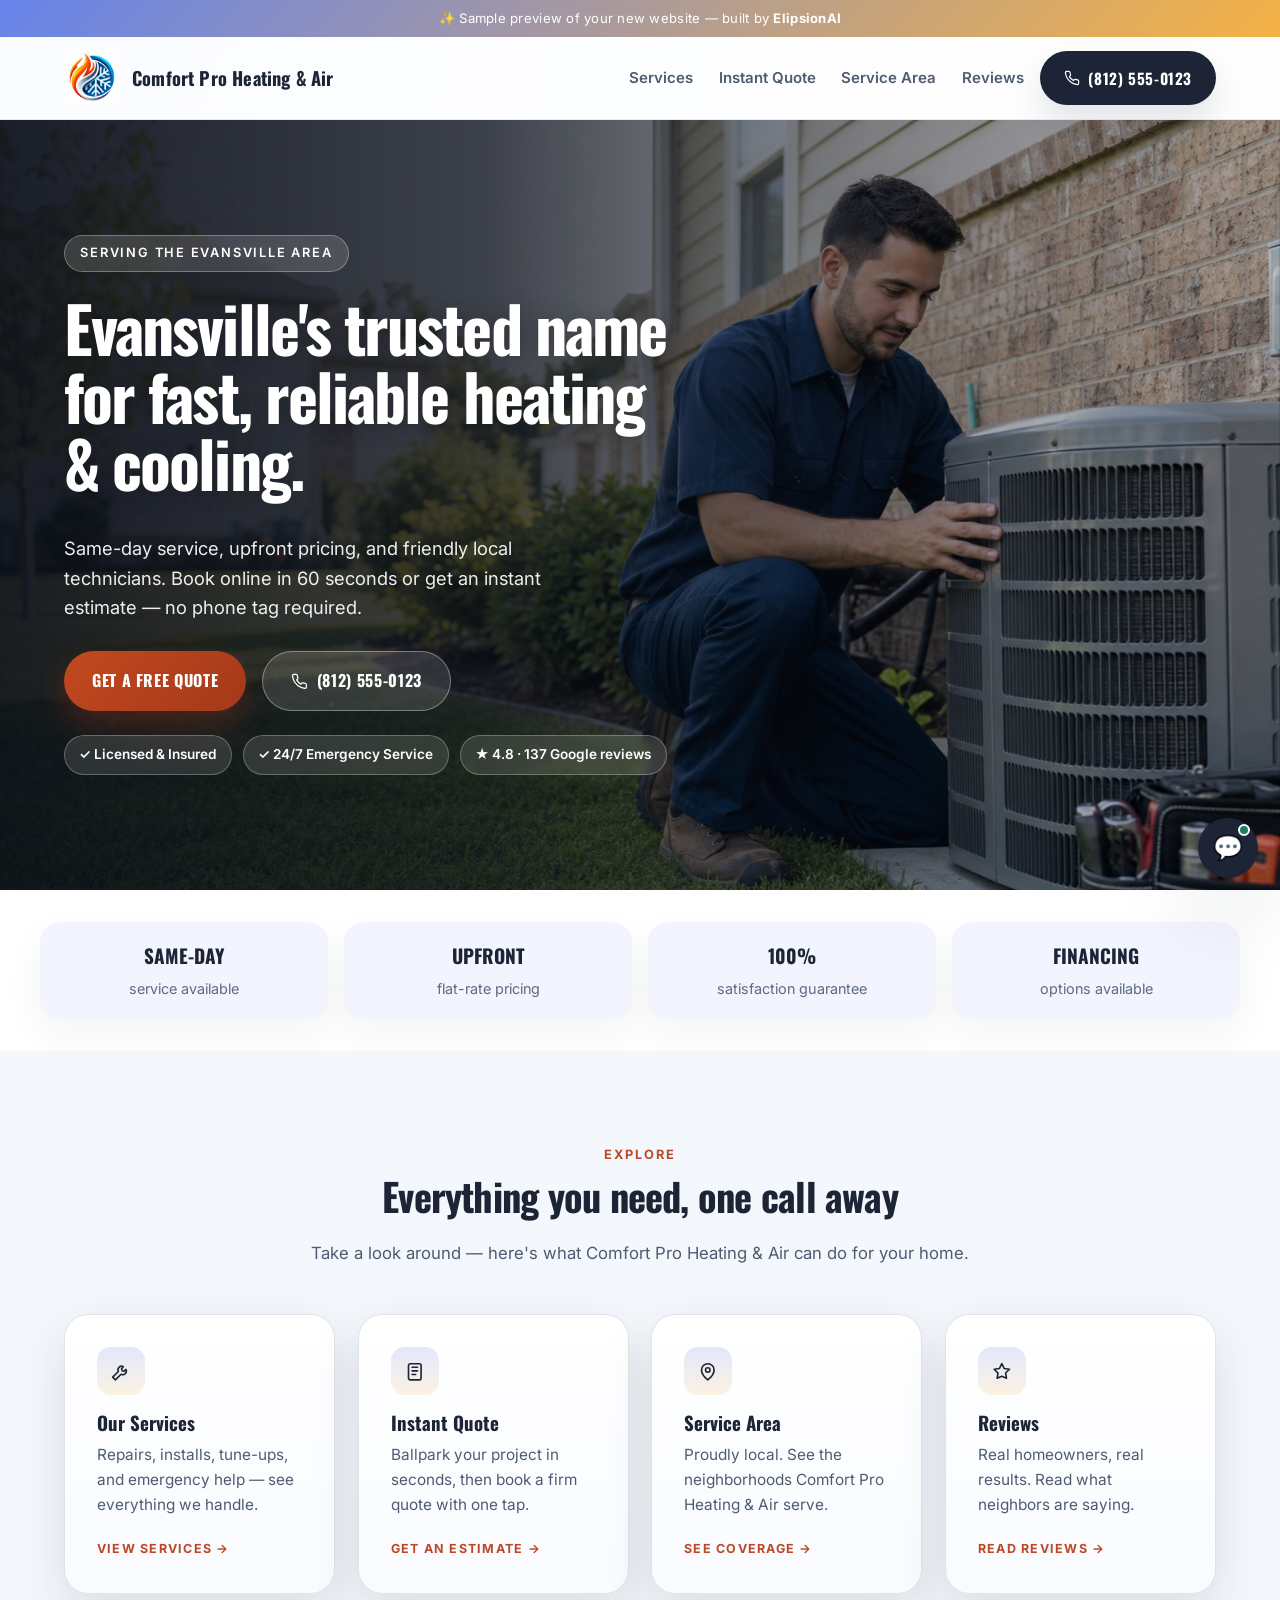
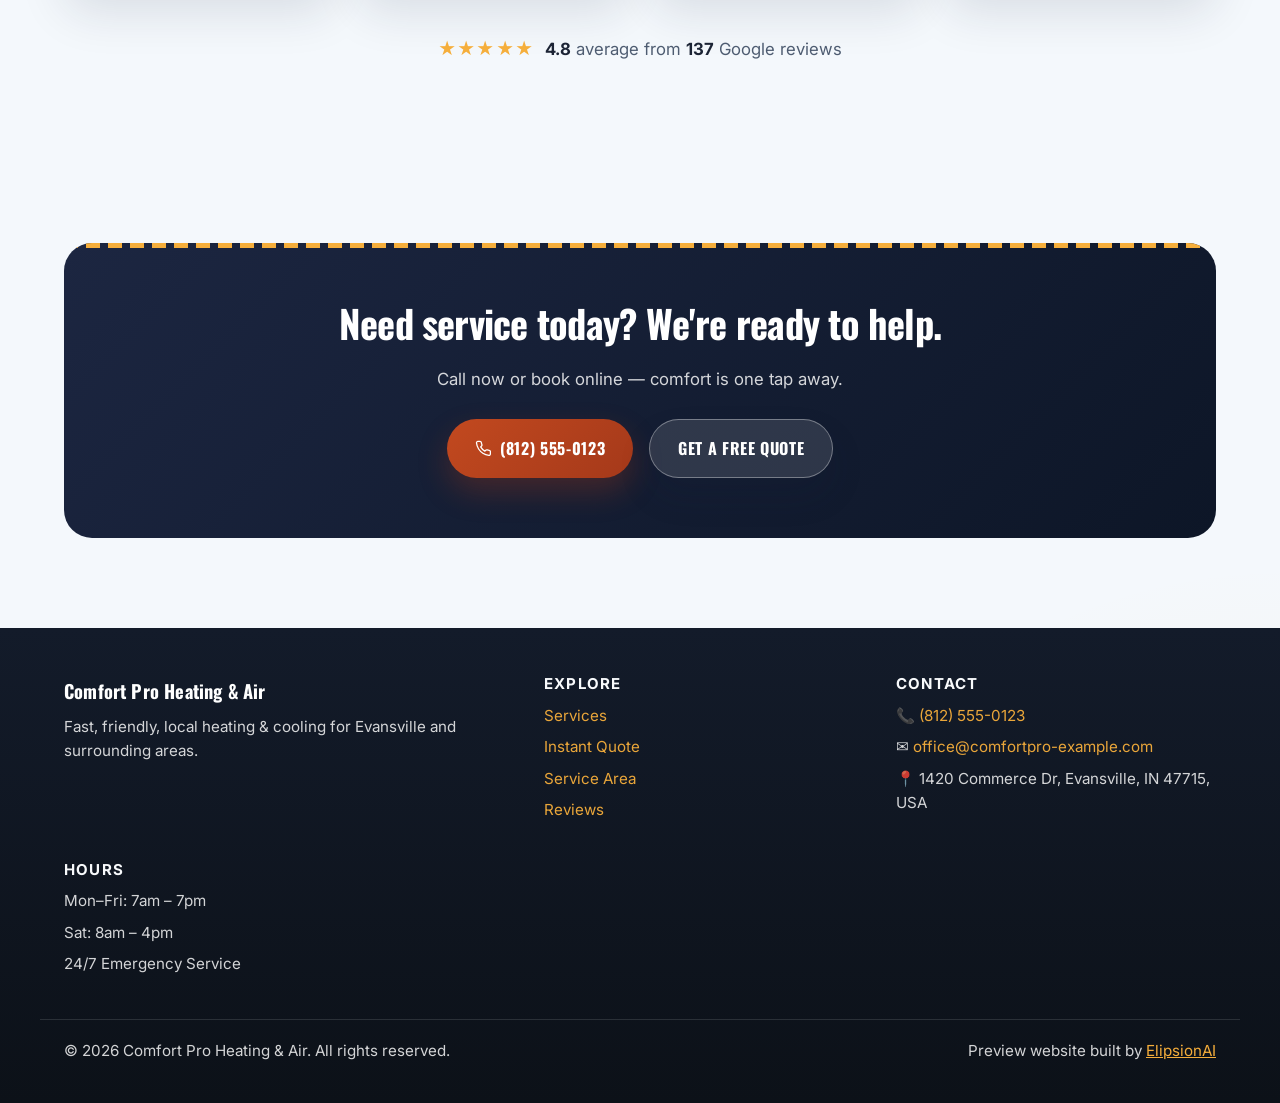
<file: preview.html>
<!DOCTYPE html>
<html lang="en">
<head>
  <meta charset="UTF-8" />
  <meta name="viewport" content="width=device-width, initial-scale=1.0" />

  <!-- This is a personalized preview built for a prospect; never index it. -->
  <meta name="robots" content="noindex, nofollow" />

  <title data-biz="title">Your New HVAC Website — Preview</title>
  <meta name="description" content="A personalized preview of a modern HVAC website with online booking, instant estimates, and a 24/7 assistant." />

  <link rel="preconnect" href="https://fonts.googleapis.com" />
  <link rel="preconnect" href="https://fonts.gstatic.com" crossorigin />
  <link href="https://fonts.googleapis.com/css2?family=Oswald:wght@500;600;700&family=Inter:wght@400;500;600;700&display=swap" rel="stylesheet" />

  <link rel="icon" href="assets/preview/Logo.png" type="image/png" />
  <link rel="stylesheet" href="css/preview.css?v=6" />
</head>
<body data-state="loading">

  <!-- ── Loading / expired / error overlays ─────────────────── -->
  <div id="gate" class="gate" aria-live="polite">
    <div class="gate__card" data-gate="loading">
      <div class="gate__spinner" aria-hidden="true"></div>
      <p>Loading preview…</p>
    </div>
    <div class="gate__card hidden" data-gate="expired">
      <div class="gate__icon">⏳</div>
      <h2>This preview has expired</h2>
      <p>Previews are available for 14 days. Reach out and we'll spin up a fresh one for you.</p>
      <a class="t-btn t-btn--primary" href="https://www.elipsiongroup.com">Get a new preview</a>
    </div>
    <div class="gate__card hidden" data-gate="error">
      <div class="gate__icon">🔌</div>
      <h2>Preview link not found</h2>
      <p>Double-check the link, or ask us to send a new one.</p>
      <a class="t-btn t-btn--primary" href="https://www.elipsiongroup.com">Visit ElipsionAI</a>
    </div>
  </div>

  <!-- ══════════════════════════════════════════════════════════
       The site itself — hidden until a valid preview loads.
       Multi-view: one consistent header + footer wrap a set of
       [data-view] panels; js/preview.js shows one at a time based
       on the #hash route. Every data-edit key lives in exactly one
       view so the inline editor's collect/apply stays unambiguous.
       ══════════════════════════════════════════════════════════ -->
  <div id="site" class="site hidden">

    <!-- Demo ribbon: clearly a preview, not their live site. -->
    <div class="ribbon">
      <span>✨ Sample preview of your new website — built by <strong>ElipsionAI</strong></span>
    </div>

    <!-- ── HEADER ──────────────────────────────────────────────── -->
    <header class="t-header">
      <div class="t-container t-header__inner">
        <a href="#/" class="t-brand" data-nav="home" aria-label="Home">
          <img class="t-brand__logo" src="assets/preview/Logo.png" alt="" onerror="this.classList.add('img--hidden')" />
          <span class="t-brand__name" data-biz="name">Your HVAC Company</span>
        </a>
        <button class="t-nav-toggle" id="nav-toggle" aria-label="Menu" aria-expanded="false" aria-controls="t-nav" type="button">
          <svg viewBox="0 0 24 24" fill="none" stroke="currentColor" stroke-width="2" stroke-linecap="round"><path d="M3 6h18M3 12h18M3 18h18"/></svg>
        </button>
        <nav class="t-nav" id="t-nav" aria-label="Primary">
          <a href="#/services" data-nav="services">Services</a>
          <a href="#/quote" data-nav="quote">Instant Quote</a>
          <a href="#/area" data-nav="area">Service Area</a>
          <a href="#/reviews" data-nav="reviews">Reviews</a>
        </nav>
        <a class="t-btn t-btn--call" data-tel href="#">
          <svg class="t-btn__ico" viewBox="0 0 24 24" fill="none" stroke="currentColor" stroke-width="1.8" stroke-linecap="round" stroke-linejoin="round"><path d="M22 16.92v3a2 2 0 0 1-2.18 2 19.79 19.79 0 0 1-8.63-3.07 19.5 19.5 0 0 1-6-6 19.79 19.79 0 0 1-3.07-8.67A2 2 0 0 1 4.11 2h3a2 2 0 0 1 2 1.72c.13.96.36 1.9.7 2.81a2 2 0 0 1-.45 2.11L8.09 9.91a16 16 0 0 0 6 6l1.27-1.27a2 2 0 0 1 2.11-.45c.91.34 1.85.57 2.81.7A2 2 0 0 1 22 16.92z"/></svg>
          <span data-biz="phone">Call us</span>
        </a>
      </div>
    </header>

    <main id="top">

      <!-- ════════════════ HOME ════════════════ -->
      <section class="view" data-view="home">

        <!-- ── HERO (full-bleed photo) ─────────────────────────── -->
        <section class="hero">
          <div class="hero__media">
            <img src="assets/preview/hvac-technician-hero.jpg" alt="" onerror="this.classList.add('img--missing')" data-ph="Technician at work" />
          </div>
          <div class="hero__content">
            <div class="hero__copy">
              <span class="hero__eyebrow" data-biz="heroEyebrow">Serving your area</span>
              <h1 data-edit="heroHeadline">Your area's trusted name for fast, reliable heating &amp; cooling.</h1>
              <p class="hero__sub" data-edit="heroSub">Same-day service, upfront pricing, and friendly local technicians. Book online in 60 seconds or get an instant estimate — no phone tag required.</p>
              <div class="hero__cta">
                <a class="t-btn t-btn--primary t-btn--lg" href="#/quote">Get a Free Quote</a>
                <a class="t-btn t-btn--ghost-light t-btn--lg" data-tel href="#">
                  <svg class="t-btn__ico" viewBox="0 0 24 24" fill="none" stroke="currentColor" stroke-width="1.8" stroke-linecap="round" stroke-linejoin="round"><path d="M22 16.92v3a2 2 0 0 1-2.18 2 19.79 19.79 0 0 1-8.63-3.07 19.5 19.5 0 0 1-6-6 19.79 19.79 0 0 1-3.07-8.67A2 2 0 0 1 4.11 2h3a2 2 0 0 1 2 1.72c.13.96.36 1.9.7 2.81a2 2 0 0 1-.45 2.11L8.09 9.91a16 16 0 0 0 6 6l1.27-1.27a2 2 0 0 1 2.11-.45c.91.34 1.85.57 2.81.7A2 2 0 0 1 22 16.92z"/></svg>
                  <span data-biz="phone">Call now</span>
                </a>
              </div>
              <div class="hero__trust">
                <span class="chip">✓ Licensed &amp; Insured</span>
                <span class="chip">✓ 24/7 Emergency Service</span>
                <span class="chip" data-show="rating">★ <span data-biz="rating">4.8</span> · <span data-biz="reviewCount">120</span> Google reviews</span>
              </div>
            </div>
          </div>
        </section>

        <!-- ── TRUST STRIP ───────────────────────────────────────── -->
        <section class="strip">
          <div class="t-container strip__inner">
            <div class="strip__item"><b>Same-day</b><span>service available</span></div>
            <div class="strip__item"><b>Upfront</b><span>flat-rate pricing</span></div>
            <div class="strip__item"><b>100%</b><span>satisfaction guarantee</span></div>
            <div class="strip__item"><b>Financing</b><span>options available</span></div>
          </div>
        </section>

        <!-- ── HIGHLIGHTS: navigate to the other pages ──────────── -->
        <section class="section">
          <div class="t-container">
            <div class="section__head">
              <span class="section__eyebrow">Explore</span>
              <h2>Everything you need, one call away</h2>
              <p>Take a look around — here's what <span data-biz="name">we</span> can do for your home.</p>
            </div>
            <div class="hl-grid">
              <a class="hl" href="#/services">
                <span class="hl__ico"><svg viewBox="0 0 24 24" fill="none" stroke="currentColor" stroke-width="1.8" stroke-linecap="round" stroke-linejoin="round"><path d="M14.7 6.3a4 4 0 0 0-5.4 5.4L3 18l3 3 6.3-6.3a4 4 0 0 0 5.4-5.4l-2.1 2.1-2.1-.6-.6-2.1z"/></svg></span>
                <h3>Our Services</h3>
                <p>Repairs, installs, tune-ups, and emergency help — see everything we handle.</p>
                <span class="hl__more">View services →</span>
              </a>
              <a class="hl" href="#/quote">
                <span class="hl__ico"><svg viewBox="0 0 24 24" fill="none" stroke="currentColor" stroke-width="1.8" stroke-linecap="round" stroke-linejoin="round"><path d="M9 7h6M9 11h6M9 15h4"/><rect x="5" y="3" width="14" height="18" rx="2"/></svg></span>
                <h3>Instant Quote</h3>
                <p>Ballpark your project in seconds, then book a firm quote with one tap.</p>
                <span class="hl__more">Get an estimate →</span>
              </a>
              <a class="hl" href="#/area">
                <span class="hl__ico"><svg viewBox="0 0 24 24" fill="none" stroke="currentColor" stroke-width="1.8" stroke-linecap="round" stroke-linejoin="round"><path d="M12 21s-7-5.5-7-11a7 7 0 0 1 14 0c0 5.5-7 11-7 11z"/><circle cx="12" cy="10" r="2.5"/></svg></span>
                <h3>Service Area</h3>
                <p>Proudly local. See the neighborhoods <span data-biz="name">we</span> serve.</p>
                <span class="hl__more">See coverage →</span>
              </a>
              <a class="hl" href="#/reviews">
                <span class="hl__ico"><svg viewBox="0 0 24 24" fill="none" stroke="currentColor" stroke-width="1.8" stroke-linecap="round" stroke-linejoin="round"><path d="M12 3l2.6 5.3 5.9.9-4.3 4.1 1 5.8L12 16.9 6.8 19.2l1-5.8L3.5 9.2l5.9-.9L12 3z"/></svg></span>
                <h3>Reviews</h3>
                <p>Real homeowners, real results. Read what neighbors are saying.</p>
                <span class="hl__more">Read reviews →</span>
              </a>
            </div>
            <p class="home-rating" data-show="rating">
              <span class="reviews__stars">★★★★★</span>
              <strong data-biz="rating">4.8</strong> average from <strong data-biz="reviewCount">120</strong> Google reviews
            </p>
          </div>
        </section>

        <!-- ── FINAL CTA (editable) ──────────────────────────────── -->
        <section class="section section--flush">
          <div class="t-container">
            <div class="pagecta">
              <h2 data-edit="ctaHead">Need service today? We're ready to help.</h2>
              <p data-edit="ctaSub">Call now or book online — comfort is one tap away.</p>
              <div class="cta__row">
                <a class="t-btn t-btn--primary t-btn--lg" data-tel href="#">
                  <svg class="t-btn__ico" viewBox="0 0 24 24" fill="none" stroke="currentColor" stroke-width="1.8" stroke-linecap="round" stroke-linejoin="round"><path d="M22 16.92v3a2 2 0 0 1-2.18 2 19.79 19.79 0 0 1-8.63-3.07 19.5 19.5 0 0 1-6-6 19.79 19.79 0 0 1-3.07-8.67A2 2 0 0 1 4.11 2h3a2 2 0 0 1 2 1.72c.13.96.36 1.9.7 2.81a2 2 0 0 1-.45 2.11L8.09 9.91a16 16 0 0 0 6 6l1.27-1.27a2 2 0 0 1 2.11-.45c.91.34 1.85.57 2.81.7A2 2 0 0 1 22 16.92z"/></svg>
                  <span data-biz="phone">Call now</span>
                </a>
                <a class="t-btn t-btn--ghost-light t-btn--lg" href="#/quote">Get a Free Quote</a>
              </div>
            </div>
          </div>
        </section>
      </section><!-- /home -->

      <!-- ════════════════ SERVICES ════════════════ -->
      <section class="view hidden" data-view="services">
        <section class="section">
          <div class="t-container">
            <div class="section__head">
              <span class="section__eyebrow">What we do</span>
              <h2 data-edit="servicesHead">Complete heating &amp; cooling, done right</h2>
              <p data-edit="servicesSub">From a quick repair to a full system install, {name} keeps your home comfortable year-round.</p>
            </div>
            <div class="services__grid">
              <article class="svc"><div class="svc__ico"><svg viewBox="0 0 24 24" fill="none" stroke="currentColor" stroke-width="1.8" stroke-linecap="round" stroke-linejoin="round"><path d="M12 2v4M12 18v4M4.93 4.93l2.83 2.83M16.24 16.24l2.83 2.83M2 12h4M18 12h4M4.93 19.07l2.83-2.83M16.24 7.76l2.83-2.83"/><path d="M12 8a4 4 0 0 1 0 8"/></svg></div><h3 data-edit="svc1Title">AC Repair</h3><p data-edit="svc1Desc">Fast diagnostics and lasting fixes to get your cool air back the same day.</p></article>
              <article class="svc"><div class="svc__ico"><svg viewBox="0 0 24 24" fill="none" stroke="currentColor" stroke-width="1.8" stroke-linecap="round" stroke-linejoin="round"><path d="M8.5 14.5c0-2.48 2.01-4.5 4.5-4.5 1.53 0 2.86.78 3.66 1.98.84 1.27 1.28 2.84 1.1 4.4-.22 1.86-1.28 3.6-2.95 4.5-.38.2-.87-.03-.84-.48.11-1.5.1-2.83-.44-4.08-.45-1.04-1.14-1.9-1.8-2.84-.52-.75-1.08-1.58-1.08-2.98z"/><path d="M12 20c-3.2 0-5-1.53-5-4.5 0-3 2.5-4.5 5-8 0 0 1 3.5 1 5.5S12 12.5 12 20z"/></svg></div><h3 data-edit="svc2Title">Heating &amp; Furnace</h3><p data-edit="svc2Desc">Repairs, tune-ups, and installs to keep your home warm all winter.</p></article>
              <article class="svc"><div class="svc__ico"><svg viewBox="0 0 24 24" fill="none" stroke="currentColor" stroke-width="1.8" stroke-linecap="round" stroke-linejoin="round"><path d="M5 16.5l6.5-6.5 2 2L7 18.5H5v-2z"/><path d="M12.5 7.5l4 4-6.5 6.5H8v-2.5L14.5 7.5z"/><path d="M16.5 3.5L20.5 7.5"/><path d="M14 6l4-4"/></svg></div><h3 data-edit="svc3Title">New System Install</h3><p data-edit="svc3Desc">Right-sized, energy-efficient systems with honest, upfront quotes.</p></article>
              <article class="svc"><div class="svc__ico"><svg viewBox="0 0 24 24" fill="none" stroke="currentColor" stroke-width="1.8" stroke-linecap="round" stroke-linejoin="round"><rect x="3.5" y="7.5" width="17" height="11" rx="2"/><path d="M7.5 7.5V5.5h9V7.5"/><path d="M8.5 12h1.5M14 12h1.5"/></svg></div><h3 data-edit="svc4Title">Maintenance Plans</h3><p data-edit="svc4Desc">Seasonal tune-ups that prevent breakdowns and extend system life.</p></article>
              <article class="svc"><div class="svc__ico"><svg viewBox="0 0 24 24" fill="none" stroke="currentColor" stroke-width="1.8" stroke-linecap="round" stroke-linejoin="round"><path d="M20 11c0 4.97-4.03 9-9 9a9 9 0 0 1-9-9c0-2.73 1.26-5.17 3.25-6.75"/><path d="M15.5 4.5A8.96 8.96 0 0 1 20 11"/><path d="M8 7.5c1-1 2.5-1.5 4-1.5 1.5 0 3 .5 4 1.5"/><path d="M10.5 14.5c.5.5 1.2.8 1.9.8 1 0 2-.5 2.5-1.5"/></svg></div><h3 data-edit="svc5Title">Indoor Air Quality</h3><p data-edit="svc5Desc">Filtration, humidifiers, and duct care for cleaner, healthier air.</p></article>
              <article class="svc"><div class="svc__ico"><svg viewBox="0 0 24 24" fill="none" stroke="currentColor" stroke-width="1.8" stroke-linecap="round" stroke-linejoin="round"><circle cx="12" cy="12" r="8"/><path d="M12 8v4"/><path d="M12 15.5h.01"/></svg></div><h3 data-edit="svc6Title">24/7 Emergency</h3><p data-edit="svc6Desc">No heat or no cool? We answer after hours — call anytime.</p></article>
            </div>
          </div>
        </section>
        <section class="section section--flush">
          <div class="t-container">
            <div class="pagecta">
              <h2>Not sure what you need?</h2>
              <p>Get an instant ballpark, then book a firm quote — no phone tag required.</p>
              <div class="cta__row">
                <a class="t-btn t-btn--primary t-btn--lg" href="#/quote">Get an Instant Quote</a>
                <a class="t-btn t-btn--ghost-light t-btn--lg" data-tel href="#"><span data-biz="phone">Call us</span></a>
              </div>
            </div>
          </div>
        </section>
      </section><!-- /services -->

      <!-- ════════════════ INSTANT QUOTE ════════════════ -->
      <section class="view hidden" data-view="quote">

        <!-- Instant estimate -->
        <section class="section">
          <div class="t-container estimate__grid">
            <div class="estimate__copy">
              <span class="section__eyebrow">Instant estimate</span>
              <h2 data-edit="estimateHead">Ballpark your project in seconds</h2>
              <p data-edit="estimateSub">Pick what you need and see an estimated range right away — then book a firm quote with one tap. No waiting on a callback.</p>
              <ul class="ticks">
                <li>✓ Transparent, no-surprise pricing</li>
                <li>✓ Free on-site assessment</li>
                <li>✓ Financing available</li>
              </ul>
            </div>
            <div class="estimate__card ticket ticket--card">
              <span class="ticket__kicker">Price Ticket</span>
              <p class="estimate__label">Select services</p>
              <div class="est-opts" data-est-group="services">
                <button class="est-opt" data-price="129" type="button"><span data-edit="est1Label">AC Repair</span> <i data-edit="est1Price">from $129</i></button>
                <button class="est-opt" data-price="89"  type="button"><span data-edit="est2Label">Furnace Tune-Up</span> <i data-edit="est2Price">from $89</i></button>
                <button class="est-opt" data-price="4500" type="button"><span data-edit="est3Label">New AC Install</span> <i data-edit="est3Price">from $4,500</i></button>
                <button class="est-opt" data-price="3200" type="button"><span data-edit="est4Label">New Furnace</span> <i data-edit="est4Price">from $3,200</i></button>
                <button class="est-opt" data-price="199" type="button"><span data-edit="est5Label">Duct Cleaning</span> <i data-edit="est5Price">from $199</i></button>
                <button class="est-opt" data-price="149" type="button"><span data-edit="est6Label">Air Quality</span> <i data-edit="est6Price">from $149</i></button>
              </div>
              <div class="estimate__total">
                <span>Estimated starting at</span>
                <strong id="est-total">$0</strong>
              </div>
              <button class="t-btn t-btn--primary t-btn--block" data-goto-quote type="button">Book this estimate →</button>
              <p class="estimate__fine">Final price confirmed during your free assessment.</p>
            </div>
          </div>
        </section>

        <!-- Online booking -->
        <section class="section section--alt">
          <div class="t-container book__grid">
            <div class="book__copy">
              <span class="section__eyebrow">Online booking</span>
              <h2>Pick a time that works — no phone call needed</h2>
              <p>Real-time scheduling, right on your website. Customers book themselves, day or night, and you wake up to a full calendar.</p>
            </div>
            <div class="book__card ticket ticket--card">
              <span class="ticket__kicker">Appointment Slip</span>
              <p class="book__step">1 · Choose a day</p>
              <div class="book__days" id="book-days"></div>
              <p class="book__step">2 · Choose a time</p>
              <div class="book__slots">
                <button class="book__slot" type="button">8:00 AM</button>
                <button class="book__slot" type="button">10:30 AM</button>
                <button class="book__slot is-taken" type="button" disabled>1:00 PM</button>
                <button class="book__slot" type="button">3:30 PM</button>
              </div>
              <button class="t-btn t-btn--primary t-btn--block" id="book-confirm" type="button" disabled>Select a time</button>
              <div class="book__done hidden" id="book-done">✓ You're booked! We'll see you then.</div>
            </div>
          </div>
        </section>

        <!-- Quote form -->
        <section id="quote" class="section">
          <div class="t-container quote__grid">
            <div class="quote__copy">
              <span class="section__eyebrow">Free quote</span>
              <h2>Request your free, no-obligation quote</h2>
              <p>Tell us what's going on and <span data-biz="name">we'll</span> get right back to you. Every request gets an instant text confirmation so you know it came through.</p>
              <ul class="ticks">
                <li>✓ Response within the hour during business hours</li>
                <li>✓ Upfront, honest pricing</li>
                <li>✓ Licensed &amp; insured technicians</li>
              </ul>
            </div>
            <form class="quote__form ticket ticket--card" id="quote-form" novalidate>
              <span class="ticket__kicker">Service Request</span>
              <label>Name<input type="text" name="name" autocomplete="name" placeholder="Jane Doe" /></label>
              <label>Phone<input type="tel" name="phone" autocomplete="tel" placeholder="(555) 555-5555" /></label>
              <label>What do you need?
                <select name="service">
                  <option>AC Repair</option>
                  <option>Heating / Furnace</option>
                  <option>New System Install</option>
                  <option>Maintenance / Tune-Up</option>
                  <option>Other</option>
                </select>
              </label>
              <label>Details<textarea name="details" rows="3" placeholder="My AC stopped cooling last night…"></textarea></label>
              <button class="t-btn t-btn--primary t-btn--block" type="submit">Request My Free Quote</button>
              <div class="quote__done hidden" id="quote-done">
                ✓ Thanks! Your request is in — we'll text <span data-biz="phoneShort">you</span> a confirmation shortly.
              </div>
            </form>
          </div>
        </section>
      </section><!-- /quote -->

      <!-- ════════════════ SERVICE AREA ════════════════ -->
      <section class="view hidden" data-view="area">
        <section class="section">
          <div class="t-container area__grid">
            <div class="area__map">
              <img src="assets/preview/service_area.png" alt="Service area map" onerror="this.classList.add('img--missing')" data-ph="Service area map" />
              <div class="area__pin">📍 <span data-biz="city3">Your City</span></div>
            </div>
            <div class="area__copy">
              <span class="section__eyebrow">Proudly local</span>
              <h2 data-edit="areaHead">Serving {city} &amp; surrounding areas</h2>
              <p data-edit="areaSub">We're your neighbors. When you call {name}, you get a local technician who knows the area — not a faraway call center.</p>
              <div class="area__row">
                <a class="t-btn t-btn--primary" data-tel href="#">
                  <svg class="t-btn__ico" viewBox="0 0 24 24" fill="none" stroke="currentColor" stroke-width="1.8" stroke-linecap="round" stroke-linejoin="round"><path d="M22 16.92v3a2 2 0 0 1-2.18 2 19.79 19.79 0 0 1-8.63-3.07 19.5 19.5 0 0 1-6-6 19.79 19.79 0 0 1-3.07-8.67A2 2 0 0 1 4.11 2h3a2 2 0 0 1 2 1.72c.13.96.36 1.9.7 2.81a2 2 0 0 1-.45 2.11L8.09 9.91a16 16 0 0 0 6 6l1.27-1.27a2 2 0 0 1 2.11-.45c.91.34 1.85.57 2.81.7A2 2 0 0 1 22 16.92z"/></svg>
                  <span data-biz="phone">Call us</span>
                </a>
                <span class="area__addr" data-show="address">📍 <span data-biz="address"></span></span>
              </div>
            </div>
          </div>
        </section>
        <section class="section section--flush">
          <div class="t-container">
            <div class="pagecta">
              <h2>In the neighborhood?</h2>
              <p>Same-day appointments fill fast — lock in your time online or give us a call.</p>
              <div class="cta__row">
                <a class="t-btn t-btn--primary t-btn--lg" href="#/quote">Get a Free Quote</a>
                <a class="t-btn t-btn--ghost-light t-btn--lg" data-tel href="#"><span data-biz="phone">Call us</span></a>
              </div>
            </div>
          </div>
        </section>
      </section><!-- /area -->

      <!-- ════════════════ REVIEWS ════════════════ -->
      <section class="view hidden" data-view="reviews">
        <section class="section">
          <div class="t-container">
            <div class="section__head">
              <span class="section__eyebrow">Reviews</span>
              <h2 data-edit="reviewsHead">Trusted by homeowners across {city}</h2>
              <p class="reviews__score" data-show="rating">
                <span class="reviews__stars">★★★★★</span>
                <strong data-biz="rating">4.8</strong> average from <strong data-biz="reviewCount">120</strong> Google reviews
              </p>
            </div>
            <div class="reviews__grid">
              <article class="review"><div class="review__stars">★★★★★</div><p data-edit="rev1Quote">"Showed up the same day and had our AC running in under an hour. Honest pricing and super friendly. Highly recommend!"</p><footer data-edit="rev1Author">— Sarah M.</footer></article>
              <article class="review"><div class="review__stars">★★★★★</div><p data-edit="rev2Quote">"Booked online at 9pm and had a tech out the next morning. The whole process was so easy. These are my go-to people now."</p><footer data-edit="rev2Author">— James T.</footer></article>
              <article class="review"><div class="review__stars">★★★★★</div><p data-edit="rev3Quote">"New furnace install was smooth from quote to finish. No pressure, just clear options. Couldn't be happier."</p><footer data-edit="rev3Author">— Linda R.</footer></article>
            </div>
          </div>
        </section>
        <section class="section section--flush">
          <div class="t-container">
            <div class="pagecta">
              <h2>Join your neighbors</h2>
              <p>Experience the same service these homeowners did — book online or call today.</p>
              <div class="cta__row">
                <a class="t-btn t-btn--primary t-btn--lg" href="#/quote">Get a Free Quote</a>
                <a class="t-btn t-btn--ghost-light t-btn--lg" data-tel href="#"><span data-biz="phone">Call us</span></a>
              </div>
            </div>
          </div>
        </section>
      </section><!-- /reviews -->

    </main>

    <!-- ── FOOTER ────────────────────────────────────────────── -->
    <footer class="t-footer">
      <div class="t-container t-footer__inner">
        <div class="t-footer__col">
          <span class="t-brand__name" data-biz="name">Your HVAC Company</span>
          <p data-edit="footerTagline">Fast, friendly, local heating &amp; cooling for {city} and surrounding areas.</p>
        </div>
        <div class="t-footer__col">
          <h4>Explore</h4>
          <p><a href="#/services">Services</a></p>
          <p><a href="#/quote">Instant Quote</a></p>
          <p><a href="#/area">Service Area</a></p>
          <p><a href="#/reviews">Reviews</a></p>
        </div>
        <div class="t-footer__col">
          <h4>Contact</h4>
          <p data-show="phone">📞 <a data-tel href="#" data-biz="phone">Call us</a></p>
          <p data-show="email">✉ <a data-mail href="#" data-biz="email"></a></p>
          <p data-show="address">📍 <span data-biz="address"></span></p>
        </div>
        <div class="t-footer__col">
          <h4>Hours</h4>
          <p>Mon–Fri: 7am – 7pm</p>
          <p>Sat: 8am – 4pm</p>
          <p>24/7 Emergency Service</p>
        </div>
      </div>
      <div class="t-footer__bottom">
        <p>&copy; <span id="t-year"></span> <span data-biz="name">Your HVAC Company</span>. All rights reserved.</p>
        <p class="t-footer__credit">Preview website built by <a href="https://www.elipsiongroup.com" target="_blank" rel="noopener">ElipsionAI</a></p>
      </div>
    </footer>

  </div><!-- /#site -->

  <!-- ── EDIT TOOLBAR (shown only in ?edit=1 mode) ─────────────── -->
  <div id="editbar" class="editbar hidden">
    <span class="editbar__tag">✏️ Editing preview</span>
    <label class="editbar__preset">Industry:
      <select id="editbar-preset"><option value="">— preset —</option></select>
    </label>
    <span class="editbar__hint">Click any text to change it. Use the nav to edit other pages.</span>
    <span class="editbar__status" id="editbar-status"></span>
    <a class="editbar__btn editbar__btn--ghost" id="editbar-view" href="#" target="_blank" rel="noopener">Open clean ↗</a>
    <button class="editbar__btn editbar__btn--primary" id="editbar-save" type="button">Save changes</button>
  </div>

  <!-- ── CHATBOT (supercharged simulation) ─────────────────────── -->
  <div id="chat" class="chat hidden" aria-live="polite">
    <button class="chat__launch" id="chat-launch" aria-label="Open chat">
      <span class="chat__launch-ico">💬</span>
      <span class="chat__launch-dot"></span>
    </button>

    <div class="chat__bubble hidden" id="chat-bubble">
      <span data-biz="firstName">We're</span> here — anything we can help you with? 👋
    </div>

    <div class="chat__panel hidden" id="chat-panel" role="dialog" aria-label="Chat assistant">
      <div class="chat__header">
        <span class="chat__avatar">🤖</span>
        <div class="chat__id">
          <strong><span data-biz="firstName">Our</span> Assistant</strong>
          <span class="chat__status"><span class="chat__online"></span> Online now</span>
        </div>
        <button class="chat__close" id="chat-close" aria-label="Close chat">✕</button>
      </div>
      <div class="chat__log" id="chat-log">
        <div class="chat__msg chat__msg--bot">
          Hi! 👋 Thanks for visiting <strong data-biz="name">us</strong>. I can help with pricing, scheduling, or service questions — what's going on?
        </div>
      </div>
      <div class="chat__replies" id="chat-replies">
        <button class="chat__chip" data-reply="price" type="button">How much is an AC repair?</button>
        <button class="chat__chip" data-reply="book" type="button">I need to book a visit</button>
        <button class="chat__chip" data-reply="emergency" type="button">It's an emergency!</button>
      </div>
      <div class="chat__input" aria-hidden="true">
        <input name="chat-demo" aria-label="Message" placeholder="Type a message…" disabled />
        <span class="chat__send">➤</span>
      </div>
    </div>
  </div>

  <script src="js/config.js"></script>
  <script src="js/preview.js?v=7"></script>
</body>
</html>
</file>
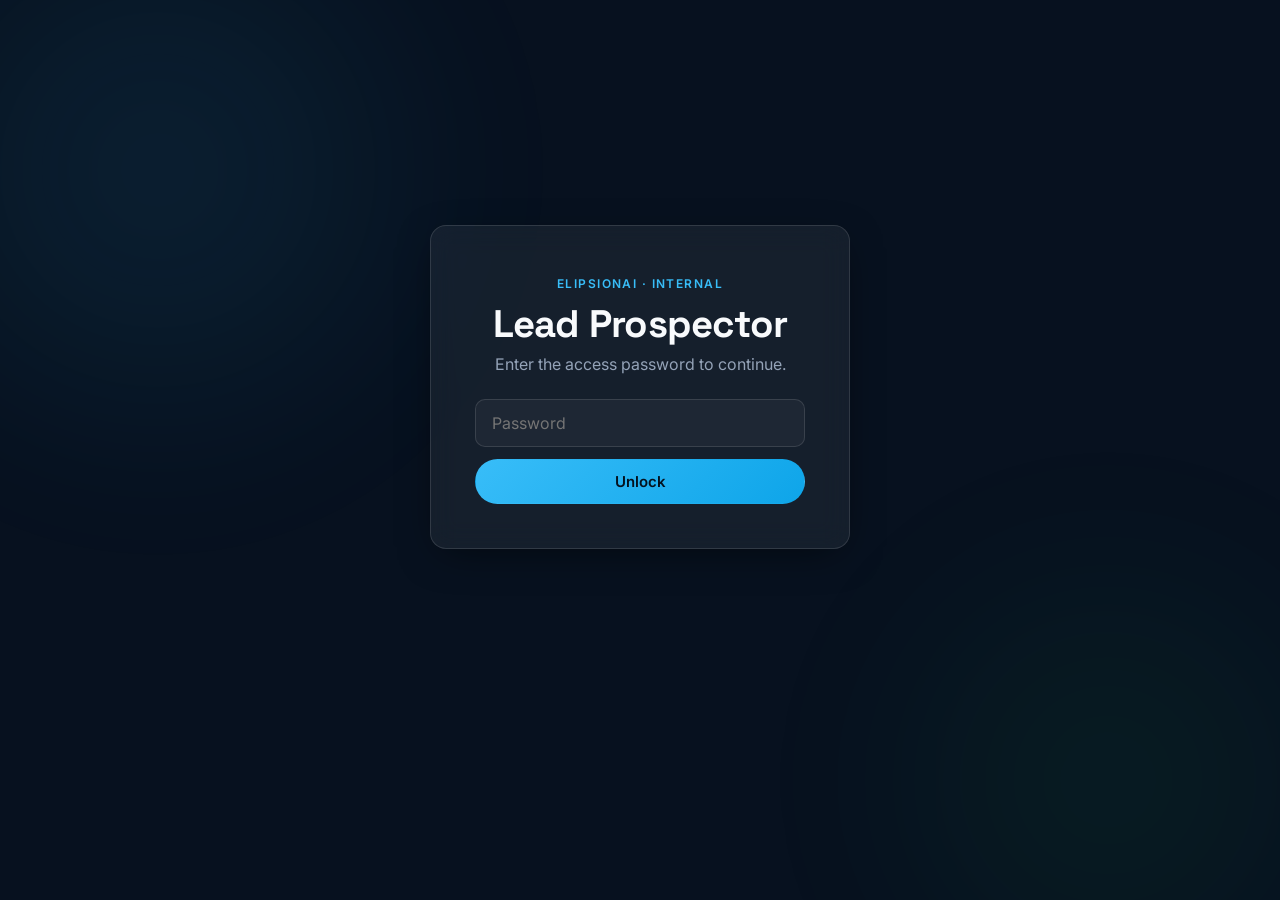
<file: prospector.html>
<!DOCTYPE html>
<html lang="en">
<head>
  <meta charset="UTF-8" />
  <meta name="viewport" content="width=device-width, initial-scale=1.0" />
  <meta name="robots" content="noindex, nofollow" />

  <title>Lead Prospector — Internal</title>
  <meta name="description" content="Internal lead-finding and profile scoring tool." />

  <link rel="preconnect" href="https://fonts.googleapis.com" />
  <link rel="preconnect" href="https://fonts.gstatic.com" crossorigin />
  <link href="https://fonts.googleapis.com/css2?family=Space+Grotesk:wght@500;600;700&family=Inter:wght@400;500;600&display=swap" rel="stylesheet" />

  <link rel="icon" href="assets/favicon.png" type="image/png" />
  <link rel="stylesheet" href="css/tokens.css" />
  <link rel="stylesheet" href="css/components.css" />
  <link rel="stylesheet" href="css/prospector.css?v=5" />
</head>
<body>

  <div class="bg-aurora"></div>

  <main class="container prospector">

    <!-- ── Lock screen ─────────────────────────────────────── -->
    <section id="lock" class="lock">
      <div class="lock__card">
        <span class="eyebrow">ElipsionAI · Internal</span>
        <h1>Lead Prospector</h1>
        <p class="text-muted">Enter the access password to continue.</p>
        <form id="lock-form" class="lock__form" autocomplete="off">
          <input id="password" type="password" placeholder="Password" aria-label="Password" required />
          <button class="btn btn--primary" type="submit">Unlock</button>
        </form>
        <p id="lock-error" class="form-error hidden"></p>
      </div>
    </section>

    <!-- ── Tool ────────────────────────────────────────────── -->
    <section id="tool" class="tool hidden">
      <header class="tool__head">
        <div>
          <span class="eyebrow">Lead Prospector</span>
          <h1>Find &amp; score local prospects</h1>
        </div>
        <button id="lock-btn" class="btn btn--ghost" type="button">Lock</button>
      </header>

      <form id="search-form" class="search-bar">
        <input id="query" type="text" placeholder="City or ZIP (e.g. Evansville, IN or 47714)" aria-label="City or ZIP" required />
        <input id="trade" type="text" value="HVAC" aria-label="Trade" />
        <button class="btn btn--primary" type="submit">Scan</button>
      </form>

      <!-- Prospect filter: hide businesses strong in BOTH profile and website. -->
      <div class="filter-row">
        <label>Hide businesses scoring above
          <input id="maxScore" type="number" value="7" min="1" max="10" />
        </label>
        <span class="text-xs text-muted">Shows prospects weak in Google profile OR website (no website = always shown).</span>
      </div>

      <!-- Revenue-math inputs used by the email generator. Tune per area. -->
      <div class="assumptions">
        <label>Avg job $
          <input id="avgJobValue" type="number" value="450" min="0" step="50" />
        </label>
        <label>Calls / month
          <input id="monthlyCalls" type="number" value="80" min="0" step="5" />
        </label>
        <span class="assumptions__note text-xs text-muted">Used only for the "money you're losing" math in emails.</span>
      </div>

      <p id="search-error" class="form-error hidden"></p>

      <div id="status" class="status hidden"></div>
      <div id="results" class="results"></div>
    </section>

  </main>

  <script src="js/config.js"></script>
  <script src="js/prospector.js?v=5"></script>
</body>
</html>
</file>
<file: css/preview.css>
/* ============================================================
 * preview.css — Standalone prospect demo site
 * ------------------------------------------------------------
 * Self-contained. Deliberately NOT the dark ElipsionAI aesthetic
 * so it reads as the prospect's OWN new website. Populated by
 * js/preview.js. Visual system: a "work order / ticket" motif —
 * trades businesses run on tickets, so the hero, estimate,
 * booking and quote cards all read as different ticket types.
 * ============================================================ */

:root {
  --ink: #1c2435;
  --ink-soft: #4e5c71;
  --muted: #5f6a80;        /* AA on white (5.3:1) and on tinted surfaces (4.8:1) */
  --paper: #f4f8fc;
  --paper-deep: #edf3fa;
  --card: #ffffff;
  --amber: #f5ae3b;
  --amber-ink: #7f5319;
  --rust: #dc5e2f;
  --rust-600: #b94928;
  --green: #1f7e62;
  --sky: #5f7fea;
  --line: rgba(28, 37, 63, .12);
  --line-soft: rgba(28, 37, 63, .08);
  --radius: 18px;
  --radius-lg: 28px;
  --shadow: 0 18px 48px rgba(24, 36, 60, .12);
  --shadow-lg: 0 30px 86px rgba(24, 36, 60, .18);
  --maxw: 1200px;
  --sans: "Inter", system-ui, -apple-system, Segoe UI, Roboto, sans-serif;
  --display: "Oswald", var(--sans);
  --mono: var(--sans);
}

* { box-sizing: border-box; }
html { scroll-behavior: smooth; }
body {
  margin: 0;
  font-family: var(--sans);
  color: var(--ink-soft);
  background: radial-gradient(circle at top left, rgba(95, 126, 234, .12), transparent 26%),
              radial-gradient(circle at bottom right, rgba(245, 174, 59, .12), transparent 18%),
              var(--paper);
  line-height: 1.6;
  -webkit-font-smoothing: antialiased;
}
.hidden { display: none !important; }
img { max-width: 100%; display: block; }
a { color: var(--rust-600); text-decoration: none; }

/* Visible keyboard focus on every interactive element. */
a:focus-visible, button:focus-visible, input:focus-visible,
select:focus-visible, textarea:focus-visible, [tabindex]:focus-visible {
  outline: 3px solid var(--sky); outline-offset: 2px; border-radius: 6px;
}

h1, h2, h3, h4 {
  font-family: var(--display); color: var(--ink); line-height: 1.05; margin: 0 0 .6em;
}
h1 { font-size: clamp(2.8rem, 5vw, 4.2rem); font-weight: 700; letter-spacing: -.03em; }
h2 { font-size: clamp(1.9rem, 3vw, 2.7rem); font-weight: 700; letter-spacing: -.02em; }
h3 { font-size: 1.05rem; font-weight: 700; }
p { margin: 0 0 1.15rem; color: var(--ink-soft); }

.t-container { width: 100%; max-width: var(--maxw); margin: 0 auto; padding: 0 24px; }

/* ── Buttons ─────────────────────────────────────────────── */
.t-btn {
  display: inline-flex; align-items: center; gap: .55rem; justify-content: center;
  font-family: var(--display); font-weight: 700; font-size: .95rem;
  text-transform: uppercase; letter-spacing: .04em;
  padding: .9rem 1.5rem; border-radius: 999px; border: none;
  cursor: pointer; transition: transform .18s ease, box-shadow .25s ease, background .2s ease;
  white-space: nowrap; text-align: center; box-shadow: 0 18px 35px rgba(24, 36, 60, .12);
}
.t-btn:hover { transform: translateY(-2px); }
.t-btn:active { transform: translateY(0); }
.t-btn__ico { width: 1.05em; height: 1.05em; flex: none; }
/* Deep-rust CTA: white text clears AA (~5:1) across the whole gradient,
   unlike the old sky→amber where the amber end fell to ~1.9:1. */
.t-btn--primary { background: linear-gradient(135deg, #c2491f, #a5391a); color: #fff; box-shadow: 0 14px 30px rgba(165, 57, 26, .32); }
.t-btn--primary:hover { background: linear-gradient(135deg, #d0552a, #b0421e); box-shadow: 0 18px 38px rgba(165, 57, 26, .4); }
.t-btn--ghost { background: rgba(255,255,255,.96); color: var(--ink); border: 1px solid rgba(28, 37, 63, .12); }
.t-btn--ghost:hover { background: #fff; }
.t-btn--ghost-light { background: rgba(255,255,255,.12); color: #fff; border: 1px solid rgba(255,255,255,.35); }
.t-btn--ghost-light:hover { background: rgba(255,255,255,.18); }
.t-btn--call { background: var(--ink); color: #fff; }
.t-btn--call:hover { background: #0b1221; }
.t-btn--lg { padding: 1rem 1.75rem; font-size: 1rem; }
.t-btn--block { width: 100%; }

/* ── Demo ribbon ─────────────────────────────────────────── */
.ribbon {
  background: linear-gradient(135deg, rgba(95, 126, 234, .95), rgba(245, 174, 59, .95));
  color: #fff; text-align: center; font-size: .82rem;
  padding: .5rem 1rem; letter-spacing: .02em; font-family: var(--mono);
}
.ribbon strong { color: #fff; }

/* ── Header ──────────────────────────────────────────────── */
.t-header {
  position: sticky; top: 0; z-index: 40; background: rgba(255,255,255,.84);
  backdrop-filter: blur(16px); border-bottom: 1px solid rgba(28, 37, 63, .08);
}
.t-header__inner { display: flex; align-items: center; gap: 1rem; min-height: 82px; }
.t-brand { display: flex; align-items: center; gap: .75rem; color: var(--ink); text-decoration: none; }
.t-brand__logo {
  width: 56px; height: 56px; object-fit: contain;
  background: transparent; padding: 0; box-shadow: none;
}
.t-brand__name { font-family: var(--display); font-weight: 700; font-size: 1.15rem; color: var(--ink); text-transform: none; letter-spacing: .01em; }
.t-nav { margin-left: auto; display: flex; gap: 1.6rem; }
.t-nav a { color: var(--ink-soft); font-weight: 600; font-size: .94rem; font-family: var(--sans); text-transform: none; }
.t-nav a:hover { color: var(--rust); }
.t-nav a { position: relative; padding: .4rem 0; }
.t-nav a.is-active { color: var(--rust-600); }
.t-nav a.is-active::after {
  content: ""; position: absolute; left: 0; right: 0; bottom: -2px; height: 2px;
  background: var(--rust); border-radius: 2px;
}
.t-header .t-btn--call { margin-left: auto; }
.t-nav + .t-btn--call { margin-left: 0; }
.t-brand__logo.img--hidden { display: none; }

/* Mobile nav toggle — hidden on desktop, dropdown on small screens. */
.t-nav-toggle {
  display: none; margin-left: auto; width: 44px; height: 44px; align-items: center;
  justify-content: center; background: transparent; border: 1px solid var(--line);
  border-radius: 10px; color: var(--ink); cursor: pointer;
}
.t-nav-toggle svg { width: 22px; height: 22px; }

/* ── Hero (full-bleed technician photo + copy overlay) ─────── */
.hero { position: relative; overflow: hidden; background: #0d1627; isolation: isolate; }
.hero__media { position: absolute; inset: 0; z-index: 0; }
.hero__media img { width: 100%; height: 100%; object-fit: cover; }
.hero__media.img--missing { position: absolute; }
/* Left-weighted scrim guarantees legible light text over any photo. */
.hero::after {
  content: ""; position: absolute; inset: 0; z-index: 1;
  background: linear-gradient(90deg, rgba(8,13,24,.93) 0%, rgba(8,13,24,.78) 38%, rgba(8,13,24,.42) 68%, rgba(8,13,24,.22) 100%);
}
.hero__content {
  position: relative; z-index: 2; max-width: var(--maxw); margin: 0 auto;
  padding: clamp(4.5rem, 9vw, 7.5rem) 24px; min-height: 560px; display: flex; align-items: center;
}
.hero__copy { max-width: 620px; }
.hero__eyebrow {
  display: inline-flex; align-items: center; font-family: var(--mono); font-weight: 600; font-size: .8rem;
  letter-spacing: .14em; text-transform: uppercase; color: #fff;
  background: rgba(255,255,255,.14); border: 1px solid rgba(255,255,255,.3);
  padding: .45rem .95rem; border-radius: 999px; margin-bottom: 1.4rem; backdrop-filter: blur(4px);
}
.hero h1 { color: #fff; text-shadow: 0 2px 24px rgba(0,0,0,.3); }
.hero__sub { font-size: 1.15rem; color: rgba(255,255,255,.92); max-width: 46ch; }
.hero__cta { display: flex; flex-wrap: wrap; gap: 1rem; margin: 1.8rem 0 1.5rem; }
.hero__trust { display: flex; flex-wrap: wrap; gap: .7rem; }
.chip {
  font-size: .85rem; font-weight: 600; color: #fff; font-family: var(--mono);
  background: rgba(255,255,255,.12); border: 1px solid rgba(255,255,255,.26);
  padding: .5rem .9rem; border-radius: 999px; backdrop-filter: blur(4px);
}

/* ── Home highlights (navigate to the other pages) ─────────── */
.hl-grid { display: grid; grid-template-columns: repeat(auto-fit, minmax(238px, 1fr)); gap: 1.4rem; }
.hl {
  display: block; background: linear-gradient(180deg, #ffffff 0%, #f9fbff 100%);
  border: 1px solid var(--line); border-radius: 24px; padding: 2rem; box-shadow: var(--shadow);
  transition: transform .22s ease, box-shadow .22s ease; color: var(--ink);
}
.hl:hover { transform: translateY(-4px); box-shadow: var(--shadow-lg); }
.hl__ico {
  width: 48px; height: 48px; display: grid; place-items: center; border-radius: 14px;
  background: linear-gradient(180deg, rgba(95, 126, 234, .18), rgba(245, 174, 59, .15));
  color: var(--ink); margin-bottom: 1.1rem;
}
.hl__ico svg { width: 1.35rem; height: 1.35rem; }
.hl h3 { margin: 0 0 .55rem; font-size: 1.18rem; color: var(--ink); }
.hl p { margin: 0 0 1.1rem; color: var(--ink-soft); font-size: .96rem; line-height: 1.65; }
.hl__more { font-family: var(--mono); font-weight: 700; font-size: .78rem; letter-spacing: .1em; text-transform: uppercase; color: var(--rust-600); transition: letter-spacing .2s ease; }
.hl:hover .hl__more { letter-spacing: .14em; }
.home-rating { text-align: center; margin: 2.6rem 0 0; font-size: 1.05rem; color: var(--ink-soft); }
.home-rating strong { color: var(--ink); }

/* ── Reusable page CTA band ─────────────────────────────────── */
.section--flush { padding-top: 0; }
.pagecta {
  position: relative; overflow: hidden; text-align: center; color: #fff;
  background: linear-gradient(135deg, #1c2641, #0d1627);
  border-radius: 28px; padding: clamp(2.5rem, 5vw, 3.75rem);
}
.pagecta::before {
  content: ""; position: absolute; top: 0; left: 0; right: 0; height: 5px;
  background: repeating-linear-gradient(90deg, var(--amber) 0 14px, transparent 14px 22px);
}
.pagecta h2 { color: #fff; }
.pagecta p { color: rgba(255,255,255,.82); font-size: 1.05rem; max-width: 48ch; margin: 0 auto 1.4rem; }

/* ── Signature element: the Work Order ticket ───────────────
   Used in the hero (full identity card) and, via .ticket--card,
   reused as the visual frame for the estimate / booking / quote
   cards so the motif reads as a system, not a one-off graphic. */
.ticket {
  background: linear-gradient(180deg, #ffffff 0%, #f8fbff 100%);
  border: 1px solid rgba(28, 37, 63, .12);
  border-radius: var(--radius-lg);
  box-shadow: var(--shadow-lg);
  position: relative;
  overflow: hidden;
}
.ticket::before {
  content: ""; position: absolute; top: 0; left: 0; right: 0; height: 6px;
  border-radius: var(--radius-lg) var(--radius-lg) 0 0;
  background: linear-gradient(90deg, var(--sky) 0 38%, var(--amber) 38% 100%);
}
.ticket--hero { padding: 2rem 2rem 7rem; max-width: 500px; }
.ticket--card { padding: 2rem; }
.ticket__head { display: flex; align-items: center; justify-content: space-between; margin-bottom: 1.2rem; padding-top: .3rem; }
.ticket__kicker {
  font-family: var(--mono); font-size: .72rem; text-transform: uppercase; letter-spacing: .18em;
  color: var(--muted); display: block;
}
.ticket--card .ticket__kicker { margin-bottom: .8rem; }
.ticket__status { font-family: var(--mono); font-size: .82rem; color: var(--green); font-weight: 700; }
.ticket__fields { margin: 0; display: grid; gap: .8rem; }
.ticket__field { display: grid; grid-template-columns: 96px 1fr; gap: .6rem; align-items: baseline; padding-bottom: .75rem; border-bottom: 1px solid rgba(28, 37, 63, .08); }
.ticket__field:last-child { border-bottom: none; padding-bottom: 0; }
.ticket__field dt { font-family: var(--mono); font-size: .73rem; text-transform: uppercase; letter-spacing: .08em; color: var(--muted); margin: 0; }
.ticket__field dd { margin: 0; font-weight: 700; color: var(--ink); font-size: .97rem; }
.ticket__field dd a { color: var(--rust-600); }
.ticket__stars { color: var(--amber); letter-spacing: .08em; font-size: .88rem; }
.ticket__tear {
  position: absolute; left: -1px; right: -1px; bottom: 6.1rem; height: 1px;
  background-image: radial-gradient(circle, var(--paper-deep) 2.5px, transparent 2.6px);
  background-size: 14px 1px; background-repeat: repeat-x;
}
.ticket__foot {
  position: absolute; left: 2rem; bottom: 1.5rem; margin: 0; font-family: var(--mono);
  font-size: .78rem; color: var(--muted); line-height: 1.5;
}
.ticket__stamp {
  position: absolute; right: 1.5rem; bottom: 1.4rem; width: 80px; height: 80px;
  border: 2px solid transparent; border-image: linear-gradient(135deg, var(--sky), var(--amber)) 1;
  border-radius: 50%; color: var(--rust);
  font-family: var(--display); font-weight: 700; font-size: .72rem; text-transform: uppercase;
  letter-spacing: .04em; display: grid; place-items: center; text-align: center; line-height: 1.15;
  transform: rotate(-10deg); opacity: .95;
}
.ticket__photo {
  position: absolute; top: -8px; right: 18px; width: 76px; height: 76px; object-fit: cover;
  border: 4px solid #fff; border-radius: 12px; box-shadow: var(--shadow); transform: rotate(6deg);
}
.ticket__photo.img--missing { min-height: 0; }
.ticket__photo.img--missing::after { font-size: .85rem; padding: .8rem; }

/* ── Trust strip ─────────────────────────────────────────── */
.strip { background: #fff; color: var(--ink); }
.strip__inner { display: grid; grid-template-columns: repeat(4, minmax(0, 1fr)); gap: 1rem; padding: 2rem 0; }
.strip__item { text-align: center; display: grid; gap: 0.3rem; padding: 1.2rem 1rem; background: rgba(95, 126, 234, .08); border-radius: 20px; box-shadow: 0 16px 40px rgba(24, 36, 60, .05); }
.strip__item b { font-family: var(--display); font-size: 1.2rem; color: var(--ink); text-transform: uppercase; }
.strip__item span { font-size: .9rem; color: var(--muted); font-family: var(--mono); }

/* ── Sections ────────────────────────────────────────────── */
.section { padding: clamp(4rem, 7vw, 6.5rem) 0; }
.section--alt { background: #fff; }
.section__head { max-width: 700px; margin: 0 auto 3rem; text-align: center; }
.section__eyebrow {
  display: inline-flex; align-items: center; justify-content: center; font-family: var(--mono); font-weight: 700; font-size: .8rem;
  letter-spacing: .16em; text-transform: uppercase; color: var(--rust-600); margin-bottom: .7rem;
}
.section__head p { font-size: 1.05rem; color: var(--ink-soft); }

/* ── Services ────────────────────────────────────────────── */
.services__grid { display: grid; grid-template-columns: repeat(auto-fit, minmax(260px, 1fr)); gap: 1.8rem; }
.svc {
  position: relative; background: linear-gradient(180deg, #ffffff 0%, #f9fbff 100%);
  border: 1px solid rgba(28, 37, 63, .1); border-radius: 32px; padding: 2.2rem 2rem 2rem 2.4rem;
  box-shadow: 0 30px 80px rgba(24, 36, 60, .08); transition: transform .25s ease, box-shadow .25s ease, border-color .25s ease;
  overflow: hidden;
}
.svc::before {
  content: ""; position: absolute; left: 1.15rem; top: 1.8rem; width: 6px; bottom: 1.8rem; border-radius: 999px;
  background: linear-gradient(180deg, var(--sky) 0%, var(--amber) 100%);
}
.svc:hover { transform: translateY(-4px); box-shadow: 0 32px 86px rgba(24, 36, 60, .14); border-color: rgba(28, 37, 63, .16); }
.svc__ico {
  width: 52px; height: 52px; margin-bottom: 1rem; display: grid; place-items: center;
  border-radius: 18px; background: linear-gradient(180deg, rgba(95, 126, 234, .18), rgba(245, 174, 59, .15));
  color: var(--ink); box-shadow: 0 18px 40px rgba(24, 36, 60, .08);
}
.svc__ico svg { width: 1.3rem; height: 1.3rem; }
.svc h3 { margin: 0 0 .85rem; font-size: 1.22rem; line-height: 1.2; color: var(--ink); letter-spacing: -.01em; }
.svc p { margin: 0; color: var(--ink-soft); font-size: 1rem; line-height: 1.8; }

/* ── Instant estimate ────────────────────────────────────── */
.estimate__grid { display: grid; grid-template-columns: 1fr 1fr; gap: clamp(2rem, 5vw, 4rem); align-items: center; }
.ticks { list-style: none; padding: 0; margin: 1.2rem 0 0; display: grid; gap: .5rem; }
.ticks li { color: var(--ink); font-weight: 500; font-size: .95rem; }
.estimate__label { font-family: var(--display); font-weight: 600; color: var(--ink); margin-bottom: .8rem; text-transform: uppercase; font-size: .92rem; }
.est-opts { display: grid; grid-template-columns: 1fr 1fr; gap: .6rem; }
.est-opt {
  display: flex; flex-direction: column; align-items: flex-start; gap: 2px; text-align: left;
  background: var(--paper-deep); border: 1.5px solid var(--line); border-radius: 8px;
  padding: .7rem .8rem; cursor: pointer; font-family: var(--sans); font-weight: 600;
  color: var(--ink); font-size: .9rem; transition: all .15s ease;
}
.est-opt i { font-style: normal; font-weight: 500; font-size: .76rem; color: var(--muted); font-family: var(--mono); }
.est-opt:hover { border-color: var(--ink); }
.est-opt.is-active { border-color: var(--rust); background: rgba(184, 64, 27, .08); color: var(--rust-600); }
.est-opt.is-active i { color: var(--rust-600); }
.estimate__total {
  display: flex; align-items: center; justify-content: space-between;
  margin: 1.2rem 0 1rem; padding-top: 1rem; border-top: 1px dashed var(--line);
}
.estimate__total span { color: var(--muted); font-size: .9rem; font-family: var(--mono); }
.estimate__total strong { font-family: var(--display); font-size: 1.7rem; color: var(--ink); }
.estimate__fine { font-size: .76rem; color: var(--muted); text-align: center; margin: .8rem 0 0; font-family: var(--mono); }

/* ── Service area ────────────────────────────────────────── */
.area__grid { display: grid; grid-template-columns: 1fr 1fr; gap: clamp(2rem, 5vw, 4rem); align-items: center; }
.area__map { position: relative; }
.area__map img { border-radius: var(--radius-lg); box-shadow: var(--shadow); aspect-ratio: 4/3; object-fit: cover; width: 100%; }
.area__pin {
  position: absolute; top: 16px; left: 16px; background: var(--card); padding: .4rem .8rem;
  border-radius: 999px; box-shadow: var(--shadow); font-weight: 600; font-size: .88rem; color: var(--ink);
  font-family: var(--mono);
}
.area__row { display: flex; flex-wrap: wrap; align-items: center; gap: 1rem; margin-top: 1.2rem; }
.area__addr { color: var(--muted); font-size: .88rem; font-family: var(--mono); }

/* ── Reviews ─────────────────────────────────────────────── */
.reviews__score { font-size: 1.08rem; color: var(--ink-soft); }
.reviews__score strong { color: var(--ink); }
.reviews__stars, .review__stars { color: var(--amber); letter-spacing: .08em; }
.reviews__stars { font-size: 1.1rem; margin-right: .35rem; }
.reviews__grid { display: grid; grid-template-columns: repeat(auto-fit, minmax(240px, 1fr)); gap: 1.4rem; }
.review { background: #f9fbff; border: none; border-radius: var(--radius); padding: 2rem; box-shadow: var(--shadow); }
.review p { color: var(--ink); font-size: .96rem; line-height: 1.75; }
.review footer { color: var(--muted); font-weight: 700; font-size: .9rem; font-family: var(--mono); margin-top: 1rem; }

/* ── Booking ─────────────────────────────────────────────── */
.book__grid { display: grid; grid-template-columns: 1.05fr .95fr; gap: clamp(2rem, 5vw, 4rem); align-items: center; }
.book__step { font-family: var(--display); font-weight: 700; color: var(--ink); font-size: .92rem; margin: 0 0 .75rem; letter-spacing: .05em; text-transform: uppercase; }
.book__days { display: flex; gap: .7rem; margin-bottom: 1.6rem; flex-wrap: wrap; }
.book__day {
  flex: 1; min-width: 72px; border: 1.5px solid rgba(28, 37, 63, .12); background: #fff; border-radius: 16px;
  padding: .85rem .75rem; cursor: pointer; text-align: center; transition: all .18s; font-family: var(--sans);
}
.book__day b { display: block; font-family: var(--display); color: var(--ink); font-size: 1.05rem; }
.book__day span { font-size: .75rem; color: var(--muted); text-transform: uppercase; letter-spacing: .08em; font-family: var(--mono); }
.book__day:hover { border-color: rgba(28, 37, 63, .2); }
.book__day.is-active { border-color: var(--rust); background: rgba(220, 94, 47, .08); }
.book__slots { display: grid; grid-template-columns: repeat(2, minmax(0, 1fr)); gap: .75rem; margin-bottom: 1.4rem; }
.book__slot {
  border: 1.5px solid rgba(28, 37, 63, .12); background: #fff; border-radius: 16px; padding: .95rem;
  cursor: pointer; font-family: var(--mono); font-weight: 700; color: var(--ink); transition: all .18s;
}
.book__slot:hover:not(:disabled) { border-color: rgba(28, 37, 63, .2); }
.book__slot.is-selected { border-color: var(--rust); background: var(--rust); color: #fff; }
.book__slot.is-taken { opacity: .45; text-decoration: line-through; cursor: not-allowed; }
.book__done { margin-top: 1.2rem; text-align: center; color: var(--green); font-weight: 700; background: #e7f0e8; padding: .9rem; border-radius: 16px; font-family: var(--mono); font-size: .9rem; }

/* ── Quote form ──────────────────────────────────────────── */
.quote__grid { display: grid; grid-template-columns: 1fr 1fr; gap: clamp(2rem, 5vw, 4rem); align-items: start; }
.quote__form { display: grid; gap: 1rem; }
.quote__form label { display: grid; gap: .45rem; font-weight: 700; color: var(--ink); font-size: .88rem; font-family: var(--mono); text-transform: uppercase; letter-spacing: .08em; }
.quote__form input, .quote__form select, .quote__form textarea {
  font-family: var(--sans); font-size: 1rem; padding: .95rem 1rem; border: 1.5px solid rgba(28, 37, 63, .12);
  border-radius: 20px; color: var(--ink); background: #fff; font-weight: 500; resize: vertical;
  text-transform: none; transition: border-color .2s ease, box-shadow .2s ease;
}
.quote__form input:focus, .quote__form select:focus, .quote__form textarea:focus {
  outline: none; border-color: var(--rust); box-shadow: 0 0 0 4px rgba(220, 94, 47, .12);
}
.quote__done { text-align: center; color: var(--green); font-weight: 700; background: #e7f0e8; padding: 1rem; border-radius: 18px; font-family: var(--mono); font-size: .9rem; }

/* ── Final CTA ───────────────────────────────────────────── */
.cta { background: linear-gradient(135deg, #1c2641, #0d1627); color: #fff; padding: clamp(3.5rem, 6vw, 5rem) 0; position: relative; overflow: hidden; }
.cta::before {
  content: ""; position: absolute; top: 0; left: 0; right: 0; height: 5px;
  background: repeating-linear-gradient(90deg, var(--amber) 0 14px, transparent 14px 22px);
}
.cta__inner { text-align: center; max-width: 640px; margin: 0 auto; }
.cta h2 { color: #fff; }
.cta p { color: rgba(255,255,255,.8); font-size: 1.08rem; }
.cta__row { display: flex; gap: 1rem; justify-content: center; flex-wrap: wrap; margin-top: 1.6rem; }

/* ── Footer ──────────────────────────────────────────────── */
.t-footer { background: linear-gradient(180deg, #131b2a 0%, #0c1118 100%); color: rgba(255,255,255,.88); padding: 3rem 0 2rem; }
.t-footer__inner { display: grid; grid-template-columns: 1.4fr 1fr 1fr; gap: 2rem; }
.t-footer .t-brand__name { color: #fff; display: block; margin-bottom: .6rem; }
.t-footer h4 { color: #f8fafc; font-size: .94rem; margin-bottom: .75rem; font-family: var(--sans); text-transform: uppercase; letter-spacing: .08em; }
.t-footer a { color: rgba(245,174,59,.95); }
.t-footer a:hover { color: #fff; }
.t-footer p { margin: 0 0 .45rem; font-size: .95rem; color: rgba(255,255,255,.82); }
.t-footer__bottom {
  max-width: var(--maxw); margin: 2.2rem auto 0; padding: 1.2rem 24px 0;
  border-top: 1px solid rgba(255,255,255,.12); display: flex; justify-content: space-between;
  flex-wrap: wrap; gap: .5rem; font-size: .85rem; color: rgba(255,255,255,.65); font-family: var(--sans);
}
.t-footer__credit a { color: var(--amber); text-decoration: underline; }

/* ── Image placeholder fallback (until real photos dropped in) ── */
.img--missing {
  position: relative; background: linear-gradient(135deg, var(--paper-deep), var(--paper));
  min-height: 280px; font-size: 0;
}
.img--missing::after {
  content: attr(data-ph); font-size: .85rem; color: var(--muted);
  font-family: var(--mono); font-weight: 500; position: absolute; inset: 0;
  display: grid; place-items: center; text-align: center; padding: 1rem;
}

/* ── Loading / expired gate ──────────────────────────────── */
.gate { position: fixed; inset: 0; z-index: 100; display: grid; place-items: center; background: var(--paper-deep); padding: 2rem; }
.gate__card { background: var(--card); border-radius: var(--radius-lg); box-shadow: var(--shadow-lg); padding: 2.5rem; max-width: 420px; text-align: center; }
.gate__icon { font-size: 2.5rem; margin-bottom: .5rem; }
.gate__card h2 { margin-bottom: .5rem; text-transform: none; }
.gate__card p { color: var(--ink-soft); }
.gate__spinner {
  width: 40px; height: 40px; border: 3px solid var(--line); border-top-color: var(--rust);
  border-radius: 50%; margin: 0 auto 1rem; animation: t-spin .8s linear infinite;
}
@keyframes t-spin { to { transform: rotate(360deg); } }

/* ── Chatbot ─────────────────────────────────────────────── */
.chat { position: fixed; bottom: 22px; right: 22px; z-index: 90; display: flex; flex-direction: column; align-items: flex-end; gap: 12px; }
.chat__launch {
  position: relative; width: 60px; height: 60px; border-radius: 50%; border: none; cursor: pointer;
  background: var(--ink); color: var(--amber); font-size: 1.5rem;
  box-shadow: var(--shadow-lg); transition: transform .15s ease; align-self: flex-end;
}
.chat__launch:hover { transform: scale(1.06); }
.chat__launch-dot { position: absolute; top: 6px; right: 8px; width: 12px; height: 12px; background: var(--green); border: 2px solid #fff; border-radius: 50%; }
.chat__bubble {
  background: var(--card); box-shadow: var(--shadow-lg); border-radius: 14px 14px 4px 14px; padding: .8rem 1rem;
  max-width: 260px; font-size: .9rem; color: var(--ink); animation: t-pop .3s ease;
}
.chat__panel {
  width: min(360px, calc(100vw - 44px)); background: var(--card); border-radius: 16px; overflow: hidden;
  box-shadow: var(--shadow-lg); animation: t-pop .25s ease; display: flex; flex-direction: column; max-height: 70vh;
}
@keyframes t-pop { from { opacity: 0; transform: translateY(12px) scale(.96); } to { opacity: 1; transform: none; } }
.chat__header { display: flex; align-items: center; gap: .6rem; padding: .9rem 1rem; background: var(--ink); color: #fff; }
.chat__avatar { width: 36px; height: 36px; display: grid; place-items: center; background: rgba(255,255,255,.14); border-radius: 50%; font-size: 1.1rem; }
.chat__id { display: grid; line-height: 1.2; }
.chat__id strong { font-family: var(--display); font-size: .94rem; text-transform: uppercase; }
.chat__status { font-size: .74rem; color: rgba(255,255,255,.8); display: flex; align-items: center; gap: .3rem; font-family: var(--mono); }
.chat__online { width: 8px; height: 8px; background: var(--green); border-radius: 50%; display: inline-block; }
.chat__close { margin-left: auto; background: none; border: none; color: #fff; font-size: 1rem; cursor: pointer; opacity: .85; }
.chat__close:hover { opacity: 1; }
.chat__log { padding: 1rem; display: flex; flex-direction: column; gap: .6rem; overflow-y: auto; background: var(--paper-deep); flex: 1; }
.chat__msg { padding: .65rem .85rem; border-radius: 12px; font-size: .88rem; max-width: 85%; line-height: 1.4; }
.chat__msg--bot { background: var(--card); color: var(--ink); border: 1px solid var(--line); align-self: flex-start; border-bottom-left-radius: 4px; }
.chat__msg--user { background: var(--ink); color: #fff; align-self: flex-end; border-bottom-right-radius: 4px; }
.chat__typing { align-self: flex-start; color: var(--muted); font-size: .78rem; font-style: italic; }
.chat__replies { display: flex; flex-wrap: wrap; gap: .4rem; padding: .7rem 1rem; border-top: 1px solid var(--line); background: var(--card); }
.chat__chip {
  border: 1.5px solid var(--line); background: var(--card); color: var(--ink); border-radius: 999px;
  padding: .4rem .75rem; font-size: .8rem; cursor: pointer; font-family: var(--sans); font-weight: 500; transition: all .15s;
}
.chat__chip:hover { border-color: var(--rust); color: var(--rust-600); }
.chat__input { display: flex; align-items: center; gap: .5rem; padding: .7rem 1rem; border-top: 1px solid var(--line); }
.chat__input input { flex: 1; border: none; font-size: .88rem; font-family: var(--sans); color: var(--ink); background: transparent; }
.chat__input input:focus { outline: none; }
.chat__send { color: var(--rust); font-size: 1.1rem; }

/* ── Inline editor (?edit=1) ─────────────────────────────── */
body.is-editing { padding-bottom: 68px; }
.editbar {
  position: fixed; left: 0; right: 0; bottom: 0; z-index: 200;
  display: flex; align-items: center; gap: 14px; flex-wrap: wrap;
  padding: 10px 18px; background: var(--ink); color: #fff;
  box-shadow: 0 -8px 24px rgba(20, 16, 10, .3); font-family: var(--sans);
}
.editbar__tag { font-family: var(--display); font-weight: 700; text-transform: uppercase; }
.editbar__preset { font-size: .85rem; display: flex; align-items: center; gap: 6px; color: rgba(255,255,255,.85); }
.editbar__preset select {
  font-family: var(--sans); font-size: .85rem; padding: 5px 8px; border-radius: 6px;
  border: 1px solid rgba(255,255,255,.25); background: #2a251f; color: #fff;
}
.editbar__hint { font-size: .8rem; color: rgba(255,255,255,.6); }
.editbar__status { font-size: .82rem; color: var(--amber); margin-left: auto; min-height: 1em; }
.editbar__btn {
  font-family: var(--display); font-weight: 600; font-size: .85rem; padding: 8px 16px;
  text-transform: uppercase; letter-spacing: .02em;
  border-radius: 7px; border: 1.5px solid transparent; cursor: pointer; text-decoration: none;
}
.editbar__btn--ghost { color: #fff; border-color: rgba(255,255,255,.4); background: transparent; }
.editbar__btn--ghost:hover { background: rgba(255,255,255,.12); }
.editbar__btn--primary { background: var(--rust); color: #fff; }
.editbar__btn--primary:hover { background: var(--rust-600); }
.editbar__btn:disabled { opacity: .6; cursor: default; }

.is-editable { outline: 1px dashed transparent; outline-offset: 3px; border-radius: 4px; transition: outline-color .15s, background .15s; }
body.is-editing .is-editable { cursor: text; outline-color: rgba(184, 64, 27, .45); }
body.is-editing .is-editable:hover { outline-color: var(--rust); background: rgba(184, 64, 27, .06); }
body.is-editing .is-editable:focus { outline: 2px solid var(--amber); background: rgba(240, 167, 33, .1); }
body.is-editing .est-opt { cursor: default; }

/* ── Polish: entrance motion ─────────────────────────────────
   Each view's sections fade/slide up when the view is shown.
   Because hidden views are display:none, the animation re-runs
   every time the router reveals a view. Reduced-motion below
   collapses it to an instant, fully-visible state. */
@keyframes rise { from { opacity: 0; transform: translateY(18px); } to { opacity: 1; transform: none; } }
.view > section { animation: rise .6s cubic-bezier(.2, .7, .2, 1) both; }
.view > section:nth-child(2) { animation-delay: .07s; }
.view > section:nth-child(3) { animation-delay: .14s; }
.view > section:nth-child(4) { animation-delay: .21s; }

/* Slow Ken-Burns push-in on the hero photo. */
@keyframes heroZoom { from { transform: scale(1.08); } to { transform: scale(1); } }
.hero__media img { animation: heroZoom 16s ease-out both; }

/* ── Responsive ──────────────────────────────────────────── */
@media (max-width: 900px) {
  .estimate__grid, .area__grid, .book__grid, .quote__grid { grid-template-columns: 1fr; }
  .services__grid, .reviews__grid { grid-template-columns: 1fr 1fr; }
  .strip__inner { grid-template-columns: 1fr 1fr; gap: 1.2rem; }
  .t-footer__inner { grid-template-columns: 1fr 1fr; }

  /* Header collapses to a hamburger dropdown. */
  .t-nav-toggle { display: inline-flex; }
  .t-header .t-btn--call { display: none; }
  .t-nav {
    position: absolute; top: 100%; left: 0; right: 0; margin-left: 0;
    flex-direction: column; gap: 0; background: #fff; padding: .4rem 0;
    border-bottom: 1px solid var(--line); box-shadow: var(--shadow);
    display: none;
  }
  .t-nav.is-open { display: flex; }
  .t-nav a { padding: .9rem 24px; }
  .t-nav a.is-active::after { display: none; }
  .t-nav a.is-active { background: rgba(220, 94, 47, .08); }
}
@media (max-width: 560px) {
  .services__grid, .reviews__grid, .est-opts { grid-template-columns: 1fr; }
  .t-footer__inner { grid-template-columns: 1fr; }
  .t-header__inner { gap: .8rem; }
  .t-brand__name { font-size: 1rem; }
  .t-brand__logo { width: 44px; height: 44px; }
  .ticket__photo { width: 76px; height: 76px; }
  .ticket__stamp { width: 64px; height: 64px; font-size: .6rem; right: 1rem; bottom: 1rem; }
  .ticket__field { grid-template-columns: 78px 1fr; }
}

/* ── Respect reduced-motion: drop transitions, transforms, spin ── */
@media (prefers-reduced-motion: reduce) {
  * { animation-duration: .001ms !important; animation-iteration-count: 1 !important; transition-duration: .001ms !important; scroll-behavior: auto !important; }
  .hl:hover, .svc:hover, .t-btn:hover, .chat__launch:hover { transform: none; }
}
</file>
<file: css/tokens.css>
/* ============================================================
   tokens.css — Design Tokens, Reset, Base Typography,
                Layout Utilities
   Lead-Capture-Site — vanilla HTML/CSS/JS
   ============================================================ */

/* ── Google Fonts (also linked in <head>, this comment is a
      reminder only — do not import here, use <link> tags)    */

/* ============================================================
   DESIGN TOKENS
   ============================================================ */
:root {
  /* Backgrounds */
  --bg:        #07111f;
  --bg-2:      #0a1626;

  /* Card surfaces */
  --card-bg:   rgba(255, 255, 255, 0.06);
  --card-bg-2: rgba(255, 255, 255, 0.04);

  /* Borders */
  --border:        rgba(255, 255, 255, 0.12);
  --border-strong: rgba(255, 255, 255, 0.18);

  /* Accent colours */
  --accent:   #38bdf8;   /* cyan  — primary / system         */
  --accent-2: #22c55e;   /* green — leads / money / success  */
  --warn:     #f97316;   /* orange — lost leads / before     */

  /* Text */
  --text:  #f8fafc;
  --muted: #94a3b8;

  /* Glow halos */
  --accent-glow: rgba(56,  189, 248, 0.35);
  --green-glow:  rgba(34,  197,  94, 0.30);
  --warn-glow:   rgba(249, 115,  22, 0.30);

  /* Radius scale */
  --radius-sm:   10px;
  --radius:      16px;
  --radius-lg:   24px;
  --radius-pill: 999px;

  /* Shadows */
  --shadow-card: 0 10px 40px -12px rgba(0, 0, 0, 0.6);
  --shadow-glow: 0 0 40px -8px var(--accent-glow);

  /* Blur */
  --blur: 14px;

  /* Layout */
  --maxw:          1200px;
  --space-section: clamp(64px, 9vw, 120px);

  /* Fonts */
  --font-display: 'Space Grotesk', system-ui, sans-serif;
  --font-body:    'Inter', system-ui, sans-serif;
}


/* ============================================================
   RESET + BASE
   ============================================================ */
*, *::before, *::after {
  box-sizing: border-box;
  margin:     0;
  padding:    0;
}

html {
  scroll-behavior: smooth;
  -webkit-text-size-adjust: 100%;
  /* Prevent fixed header (72px) from hiding anchor targets on nav click */
  scroll-padding-top: 88px;
  /* clip (not hidden) stops page-level horizontal scroll from off-screen
     reveal transforms without breaking position: sticky */
  overflow-x: clip;
}

body {
  background:              var(--bg);
  color:                   var(--text);
  font-family:             var(--font-body);
  font-size:               1rem;
  line-height:             1.6;
  -webkit-font-smoothing:  antialiased;
  -moz-osx-font-smoothing: grayscale;
  overflow-x:              hidden;
  min-height:              100dvh;
}

/* Selection */
::selection {
  background: var(--accent);
  color:      #04121f;
}

/* Links base */
a {
  color:           inherit;
  text-decoration: none;
}

/* Images */
img, svg, video {
  display:   block;
  max-width: 100%;
}

/* Lists (reset; re-style in components) */
ul, ol {
  list-style: none;
}

/* Buttons base (further styled in components.css) */
button {
  font-family: inherit;
  cursor:      pointer;
  border:      none;
  background:  transparent;
}

/* Form elements */
input, select, textarea {
  font-family: inherit;
  font-size:   inherit;
  color:       inherit;
}

/* Headings base */
h1, h2, h3, h4, h5, h6 {
  font-family:    var(--font-display);
  font-weight:    700;
  line-height:    1.1;
  letter-spacing: -0.02em;
  color:          var(--text);
}

h1 { font-size: clamp(2.2rem, 5.5vw, 3.75rem); }
h2 { font-size: clamp(1.8rem, 4vw,  3rem);      }
h3 { font-size: clamp(1.25rem, 2.5vw, 1.75rem); }
h4 { font-size: clamp(1.1rem, 2vw, 1.35rem);    }
h5 { font-size: 1.1rem; }
h6 { font-size: 1rem;   }

p {
  max-width: 72ch;
}

strong { font-weight: 600; }

hr {
  border:     none;
  border-top: 1px solid var(--border);
  margin:     0;
}


/* ============================================================
   ANIMATED BACKGROUND AURORA
   Page agents place <div class="bg-aurora"></div>
   right after <body>. Blobs are ::before / ::after.
   ============================================================ */
.bg-aurora {
  position:       fixed;
  inset:          0;
  z-index:        -1;
  pointer-events: none;
  overflow:       hidden;
}

.bg-aurora::before,
.bg-aurora::after {
  content:       '';
  position:      absolute;
  border-radius: 50%;
  filter:        blur(80px);
  opacity:       0.18;
  will-change:   transform, opacity;
  animation:     auroraDrift 18s ease-in-out infinite alternate;
}

.bg-aurora::before {
  width:            60vw;
  height:           60vw;
  max-width:        700px;
  max-height:       700px;
  background:       radial-gradient(circle, rgba(56,189,248,0.6) 0%, transparent 70%);
  top:              -20%;
  left:             -15%;
  animation-delay:  0s;
}

.bg-aurora::after {
  width:            50vw;
  height:           50vw;
  max-width:        600px;
  max-height:       600px;
  background:       radial-gradient(circle, rgba(34,197,94,0.45) 0%, transparent 70%);
  bottom:           -20%;
  right:            -10%;
  animation-delay:  -9s;
  animation-duration: 22s;
}


/* ============================================================
   LAYOUT UTILITIES
   ============================================================ */

/* Container */
.container {
  width:          100%;
  max-width:      var(--maxw);
  margin-inline:  auto;
  padding-inline: clamp(20px, 5vw, 40px);
}

/* Section wrapper */
.section {
  padding-block: var(--space-section);
  position:      relative;
}

.section--alt {
  background: var(--bg-2);
}

/* Grid system */
.grid {
  display: grid;
  gap:     clamp(16px, 2.5vw, 28px);
}

.grid-2 { grid-template-columns: repeat(2, 1fr); }
.grid-3 { grid-template-columns: repeat(3, 1fr); }
.grid-4 { grid-template-columns: repeat(4, 1fr); }

/* Collapse to 2 cols at medium, 1 col at mobile */
@media (max-width: 900px) {
  .grid-3,
  .grid-4 {
    grid-template-columns: repeat(2, 1fr);
  }
}

@media (max-width: 760px) {
  .grid-2,
  .grid-3,
  .grid-4 {
    grid-template-columns: 1fr;
  }
}


/* Flex helpers */
.flex         { display: flex; }
.flex-center  { display: flex; align-items: center; justify-content: center; }
.flex-between { display: flex; align-items: center; justify-content: space-between; }
.flex-gap     { display: flex; gap: clamp(12px, 2vw, 20px); }
.flex-wrap    { flex-wrap: wrap; }

/* Stack (vertical flex) */
.stack {
  display:        flex;
  flex-direction: column;
  gap:            clamp(12px, 2vw, 20px);
}

/* Spacing */
.mx-auto   { margin-inline: auto; }
.mt-auto   { margin-top: auto; }
.center    { text-align: center; }
.left      { text-align: left; }

/* Width helpers */
.w-full  { width: 100%; }
.max-680 { max-width: 680px; }
.max-840 { max-width: 840px; }


/* ============================================================
   TEXT UTILITIES
   ============================================================ */
.text-muted    { color: var(--muted); }
.text-accent   { color: var(--accent); }
.text-green    { color: var(--accent-2); }
.text-warn     { color: var(--warn); }

.text-gradient {
  background:            linear-gradient(135deg, var(--accent) 0%, #bae6fd 60%, #f0f9ff 100%);
  -webkit-background-clip: text;
  -webkit-text-fill-color: transparent;
  background-clip:       text;
  color:                 transparent; /* fallback */
}

.text-sm  { font-size: 0.875rem; }
.text-xs  { font-size: 0.8rem;   }
.text-lg  { font-size: 1.125rem; }
.text-xl  { font-size: 1.25rem;  }

.font-display { font-family: var(--font-display); }
.font-body    { font-family: var(--font-body); }
.font-600     { font-weight: 600; }
.font-700     { font-weight: 700; }


/* ============================================================
   EYEBROW LABEL
   ============================================================ */
.eyebrow {
  display:        inline-block;
  font-family:    var(--font-body);
  font-size:      0.75rem;
  font-weight:    600;
  letter-spacing: 0.12em;
  text-transform: uppercase;
  color:          var(--accent);
}


/* ============================================================
   VISIBILITY / DISPLAY
   ============================================================ */
.hidden           { display: none !important; }
.visually-hidden  {
  position:  absolute;
  width:     1px;
  height:    1px;
  overflow:  hidden;
  clip:      rect(0,0,0,0);
  white-space: nowrap;
}
</file>
<file: css/components.css>
/* ============================================================
   components.css — Shared UI Components
   Depends on: tokens.css (load tokens.css first)
   Lead-Capture-Site — vanilla HTML/CSS/JS
   ============================================================ */


/* ============================================================
   BUTTONS
   ============================================================ */
.btn {
  display:         inline-flex;
  align-items:     center;
  justify-content: center;
  gap:             8px;
  font-family:     var(--font-body);
  font-size:       0.9375rem;
  font-weight:     600;
  line-height:     1;
  padding:         14px 24px;
  border-radius:   var(--radius-pill);
  border:          1px solid transparent;
  cursor:          pointer;
  text-decoration: none;
  white-space:     nowrap;
  transition:
    transform     0.22s cubic-bezier(0.16, 1, 0.3, 1),
    box-shadow    0.22s ease,
    background    0.2s ease,
    border-color  0.2s ease,
    opacity       0.2s ease;
  position:        relative;
  overflow:        hidden;
  -webkit-tap-highlight-color: transparent;
}

/* Trailing-icon nudge on hover */
.btn .lucide {
  transition: transform 0.2s ease;
}
.btn:hover .lucide {
  transform: translateX(3px);
}

/* Primary — cyan gradient */
.btn--primary {
  background:  linear-gradient(135deg, #38bdf8 0%, #0ea5e9 100%);
  color:       #04121f;
  border-color: transparent;
}
.btn--primary:hover,
.btn--primary:focus-visible {
  transform:  translateY(-2px);
  box-shadow: 0 8px 28px -6px var(--accent-glow), 0 0 0 1px rgba(56,189,248,0.4);
}
.btn--primary:active {
  transform: translateY(0);
}

/* Secondary — ghost with border */
.btn--secondary {
  background:   transparent;
  color:        var(--text);
  border-color: var(--border-strong);
}
.btn--secondary:hover,
.btn--secondary:focus-visible {
  background:   rgba(255, 255, 255, 0.07);
  border-color: var(--accent);
  color:        var(--accent);
  transform:    translateY(-1px);
}

/* Ghost — borderless, subtle */
.btn--ghost {
  background:   transparent;
  color:        var(--muted);
  border-color: transparent;
  padding-inline: 12px;
}
.btn--ghost:hover {
  color:       var(--text);
  background:  rgba(255, 255, 255, 0.06);
}

/* Green — for leads/success emphasis */
.btn--green {
  background:  linear-gradient(135deg, #22c55e 0%, #16a34a 100%);
  color:       #fff;
  border-color: transparent;
}
.btn--green:hover,
.btn--green:focus-visible {
  transform:  translateY(-2px);
  box-shadow: 0 8px 28px -6px var(--green-glow), 0 0 0 1px rgba(34,197,94,0.4);
}

/* Size modifiers */
.btn--sm {
  font-size: 0.8125rem;
  padding:   10px 18px;
}

.btn--lg {
  font-size: 1.0625rem;
  padding:   17px 32px;
  gap:       10px;
}

/* Full width */
.btn--full {
  width:           100%;
  justify-content: center;
}

/* Disabled state */
.btn:disabled,
.btn[aria-disabled="true"] {
  opacity: 0.45;
  cursor:  not-allowed;
  pointer-events: none;
}

/* Focus ring (accessibility) */
.btn:focus-visible {
  outline: 2px solid var(--accent);
  outline-offset: 3px;
}


/* ============================================================
   CARDS
   ============================================================ */
.card {
  background:          var(--card-bg);
  border:              1px solid var(--border);
  border-radius:       var(--radius);
  padding:             clamp(20px, 3vw, 28px);
  -webkit-backdrop-filter: blur(var(--blur));
  backdrop-filter:     blur(var(--blur));
  position:            relative;
  overflow:            hidden;
}

/* Hover variant — adds lift + glow */
.card--hover {
  transition:
    transform    0.3s cubic-bezier(0.16, 1, 0.3, 1),
    box-shadow   0.3s ease,
    border-color 0.3s ease;
}
.card--hover:hover {
  transform:    translateY(-6px);
  border-color: var(--border-strong);
  box-shadow:   var(--shadow-card), 0 0 28px -8px var(--accent-glow);
}

/* Glass variant — stronger blur + sheen */
.card--glass {
  background:  rgba(255, 255, 255, 0.05);
  -webkit-backdrop-filter: blur(20px);
  backdrop-filter:     blur(20px);
  border-color: var(--border-strong);
  box-shadow:   var(--shadow-card), inset 0 1px 0 rgba(255, 255, 255, 0.12);
}

/* Sheen pseudo-element for glass cards */
.card--glass::before {
  content:    '';
  position:   absolute;
  inset:      0;
  background: linear-gradient(
    135deg,
    rgba(255, 255, 255, 0.06) 0%,
    transparent 50%
  );
  pointer-events: none;
  border-radius:  inherit;
}

/* Card with accent top border */
.card--featured {
  border-top: 2px solid var(--accent);
}

/* Card internal parts */
.card__header {
  display:       flex;
  align-items:   flex-start;
  gap:           14px;
  margin-bottom: 16px;
}

.card__body {
  flex: 1;
}

.card__footer {
  margin-top: 20px;
  padding-top: 16px;
  border-top:  1px solid var(--border);
}


/* ============================================================
   BADGES / PILLS
   ============================================================ */
.pill {
  display:         inline-flex;
  align-items:     center;
  gap:             6px;
  font-size:       0.75rem;
  font-weight:     600;
  letter-spacing:  0.04em;
  padding:         5px 12px;
  border-radius:   var(--radius-pill);
  border:          1px solid var(--border);
  background:      var(--card-bg-2);
  white-space:     nowrap;
  line-height:     1.3;
}

.pill--accent {
  border-color: rgba(56,  189, 248, 0.35);
  background:   rgba(56,  189, 248, 0.10);
  color:        var(--accent);
}

.pill--green {
  border-color: rgba(34,  197,  94, 0.35);
  background:   rgba(34,  197,  94, 0.10);
  color:        var(--accent-2);
}

.pill--warn {
  border-color: rgba(249, 115,  22, 0.35);
  background:   rgba(249, 115,  22, 0.10);
  color:        var(--warn);
}

.pill--muted {
  border-color: var(--border);
  background:   var(--card-bg-2);
  color:        var(--muted);
}

/* "MOST POPULAR" banner on pricing card */
.pill--popular {
  border-color: rgba(56, 189, 248, 0.5);
  background:   linear-gradient(135deg, rgba(56,189,248,0.18) 0%, rgba(14,165,233,0.12) 100%);
  color:        var(--accent);
  font-size:    0.7rem;
  letter-spacing: 0.08em;
  text-transform: uppercase;
}


/* ============================================================
   ICON CHIPS
   Rounded square with centered Lucide icon.
   Usage: <div class="icon-chip icon-chip--cyan"><i data-lucide="zap"></i></div>
   ============================================================ */
.icon-chip {
  display:         inline-flex;
  align-items:     center;
  justify-content: center;
  width:           44px;
  height:          44px;
  border-radius:   var(--radius-sm);
  flex-shrink:     0;
}

.icon-chip .lucide {
  width:  22px;
  height: 22px;
}

.icon-chip--cyan {
  background: linear-gradient(135deg, rgba(56,189,248,0.25) 0%, rgba(14,165,233,0.15) 100%);
  color:      var(--accent);
  box-shadow: 0 0 16px -4px var(--accent-glow);
  border:     1px solid rgba(56,189,248,0.25);
}

.icon-chip--green {
  background: linear-gradient(135deg, rgba(34,197,94,0.25) 0%, rgba(22,163,74,0.15) 100%);
  color:      var(--accent-2);
  box-shadow: 0 0 16px -4px var(--green-glow);
  border:     1px solid rgba(34,197,94,0.25);
}

.icon-chip--orange {
  background: linear-gradient(135deg, rgba(249,115,22,0.25) 0%, rgba(234,88,12,0.15) 100%);
  color:      var(--warn);
  box-shadow: 0 0 16px -4px var(--warn-glow);
  border:     1px solid rgba(249,115,22,0.25);
}

.icon-chip--amber {
  background: linear-gradient(135deg, rgba(251,191,36,0.25) 0%, rgba(245,158,11,0.15) 100%);
  color:      #fbbf24;
  box-shadow: 0 0 16px -4px rgba(251,191,36,0.25);
  border:     1px solid rgba(251,191,36,0.25);
}

.icon-chip--violet {
  background: linear-gradient(135deg, rgba(167,139,250,0.25) 0%, rgba(139,92,246,0.15) 100%);
  color:      #a78bfa;
  box-shadow: 0 0 16px -4px rgba(139,92,246,0.25);
  border:     1px solid rgba(139,92,246,0.25);
}

/* Large chip variant */
.icon-chip--lg {
  width:  56px;
  height: 56px;
  border-radius: var(--radius);
}
.icon-chip--lg .lucide {
  width:  28px;
  height: 28px;
}


/* ============================================================
   SECTION HEADING BLOCK
   Usage:
   <div class="section-head center">
     <div class="pill pill--accent"><span class="eyebrow">Label</span></div>
     <h2>Heading</h2>
     <p class="text-muted">Subhead paragraph</p>
   </div>
   ============================================================ */
.section-head {
  max-width:     680px;
  margin-bottom: clamp(40px, 6vw, 64px);
}

.section-head.center {
  margin-inline: auto;
}

.section-head > * + * {
  margin-top: 16px;
}

.section-head .pill {
  margin-bottom: 4px;
}

.section-head h2 {
  margin-top: 14px;
}

.section-head p {
  font-size: clamp(1rem, 1.5vw, 1.125rem);
  color:     var(--muted);
  max-width: 60ch;
}

/* Left-aligned variant (default is uncentered, add .center for centered) */
.section-head.center p {
  margin-inline: auto;
}


/* ============================================================
   FORM FIELDS
   ============================================================ */
.field {
  display:        flex;
  flex-direction: column;
  gap:            6px;
}

.field label {
  font-size:   0.875rem;
  font-weight: 600;
  color:        var(--text);
}

.field label .required-star {
  color:        var(--warn);
  margin-left:  3px;
}

.field input,
.field select,
.field textarea {
  width:         100%;
  background:    rgba(255, 255, 255, 0.04);
  border:        1px solid var(--border);
  border-radius: var(--radius-sm);
  padding:       12px 14px;
  color:         var(--text);
  font-size:     0.9375rem;
  line-height:   1.5;
  outline:       none;
  transition:    border-color 0.2s ease, box-shadow 0.2s ease;
  appearance:    none;
  -webkit-appearance: none;
}

.field input::placeholder,
.field select::placeholder,
.field textarea::placeholder {
  color: var(--muted);
}

.field input:focus,
.field select:focus,
.field textarea:focus {
  border-color: var(--accent);
  box-shadow:   0 0 0 3px rgba(56, 189, 248, 0.15);
}

/* Select arrow */
.field select {
  background-image: url("data:image/svg+xml,%3Csvg xmlns='http://www.w3.org/2000/svg' width='14' height='14' viewBox='0 0 24 24' fill='none' stroke='%2394a3b8' stroke-width='2' stroke-linecap='round' stroke-linejoin='round'%3E%3Cpolyline points='6 9 12 15 18 9'%3E%3C/polyline%3E%3C/svg%3E");
  background-repeat:   no-repeat;
  background-position: right 14px center;
  padding-right: 40px;
  cursor:        pointer;
}

.field select option {
  background: var(--bg-2);
  color:      var(--text);
}

.field textarea {
  resize:     vertical;
  min-height: 100px;
}

/* File upload */
.field input[type="file"] {
  padding: 10px 14px;
  cursor:  pointer;
}
.field input[type="file"]::file-selector-button {
  background:    linear-gradient(135deg, #38bdf8, #0ea5e9);
  color:         #04121f;
  border:        none;
  border-radius: var(--radius-pill);
  padding:       7px 16px;
  font-size:     0.8125rem;
  font-weight:   600;
  cursor:        pointer;
  margin-right:  12px;
  transition:    opacity 0.2s;
}
.field input[type="file"]::file-selector-button:hover {
  opacity: 0.85;
}

/* Two-column field row */
.field--row {
  display: grid;
  grid-template-columns: 1fr 1fr;
  gap:     16px;
}

@media (max-width: 600px) {
  .field--row {
    grid-template-columns: 1fr;
  }
}

/* Checkbox row */
.checkbox {
  display:     flex;
  align-items: center;
  gap:         10px;
  cursor:      pointer;
  font-size:   0.9rem;
}

.checkbox input[type="checkbox"] {
  width:         18px;
  height:        18px;
  flex-shrink:   0;
  border:        1px solid var(--border-strong);
  border-radius: 5px;
  background:    rgba(255,255,255,0.04);
  cursor:        pointer;
  accent-color:  var(--accent);
}

/* Form group (wraps multiple .field elements) */
.form-group {
  display:        flex;
  flex-direction: column;
  gap:            18px;
}

/* Field hint text */
.field__hint {
  font-size: 0.8125rem;
  color:     var(--muted);
  margin-top: 4px;
}

/* Validation error state */
.field.has-error input,
.field.has-error select,
.field.has-error textarea {
  border-color: var(--warn);
  box-shadow:   0 0 0 3px var(--warn-glow);
}

.field__error {
  font-size: 0.8125rem;
  color:     var(--warn);
}


/* ============================================================
   HEADER / NAV
   ============================================================ */
.site-header {
  position:   fixed;
  top:        0;
  left:       0;
  right:      0;
  z-index:    100;
  transition:
    background    0.3s ease,
    border-color  0.3s ease,
    backdrop-filter 0.3s ease,
    box-shadow    0.3s ease;
  border-bottom: 1px solid transparent;
}

/* Scrolled state — added by JS after 20px */
.site-header.is-scrolled {
  background:  rgba(7, 17, 31, 0.82);
  -webkit-backdrop-filter: blur(16px);
  backdrop-filter:         blur(16px);
  border-bottom-color: var(--border);
  box-shadow:  0 4px 24px -8px rgba(0, 0, 0, 0.5);
}

.site-header__inner {
  display:         flex;
  align-items:     center;
  justify-content: space-between;
  height:          72px;
  gap:             20px;
}

/* Brand / Logo mark */
.brand {
  display:     flex;
  align-items: center;
  gap:         10px;
  text-decoration: none;
  flex-shrink: 0;
}

.brand__logo {
  width:  auto;
  height: 32px;
  flex-shrink: 0;
  object-fit: contain;
}

.brand__name {
  font-family:    var(--font-display);
  font-size:      1.05rem;
  font-weight:    700;
  color:          var(--text);
  letter-spacing: -0.01em;
  white-space:    nowrap;
}

/* Nav links (center/right) */
.nav__links {
  display:     flex;
  align-items: center;
  gap:         4px;
  list-style:  none;
}

.nav__links a {
  display:       inline-flex;
  align-items:   center;
  padding:       8px 14px;
  border-radius: var(--radius-pill);
  font-size:     0.9rem;
  font-weight:   500;
  color:         var(--muted);
  text-decoration: none;
  transition:    color 0.2s ease, background 0.2s ease;
  white-space:   nowrap;
}

.nav__links a:hover,
.nav__links a:focus-visible {
  color:       var(--text);
  background:  rgba(255, 255, 255, 0.07);
}

.nav__links a.is-active {
  color:      var(--accent);
  background: rgba(56, 189, 248, 0.08);
}

/* Header CTA button */
.nav__cta {
  flex-shrink: 0;
}

/* Hamburger toggle (hidden desktop, shown mobile) */
.nav__toggle {
  display:         none;
  align-items:     center;
  justify-content: center;
  width:           42px;
  height:          42px;
  border-radius:   var(--radius-sm);
  color:           var(--text);
  background:      transparent;
  border:          1px solid var(--border);
  flex-shrink:     0;
  cursor:          pointer;
  transition:      background 0.2s, border-color 0.2s;
}

.nav__toggle:hover {
  background:   rgba(255, 255, 255, 0.08);
  border-color: var(--border-strong);
}

.nav__toggle .lucide {
  width:  22px;
  height: 22px;
}

/* Hide nav links + CTA on small screens */
@media (max-width: 900px) {
  .nav__links,
  .nav__cta {
    display: none;
  }

  .nav__toggle {
    display: flex;
  }
}


/* ============================================================
   MOBILE MENU
   Full-screen overlay. JS toggles .is-open on the element.
   ============================================================ */
.mobile-menu {
  position:   fixed;
  inset:      0;
  z-index:    99;
  background: rgba(7, 17, 31, 0.97);
  -webkit-backdrop-filter: blur(20px);
  backdrop-filter:         blur(20px);
  display:    flex;
  flex-direction: column;
  padding:    calc(72px + 24px) 24px 40px; /* below header */
  gap:        8px;
  /* Hidden state */
  opacity:    0;
  visibility: hidden;
  transform:  translateY(-12px);
  transition:
    opacity    0.3s ease,
    transform  0.3s cubic-bezier(0.16, 1, 0.3, 1),
    visibility 0.3s;
  overflow-y: auto;
}

.mobile-menu.is-open {
  opacity:    1;
  visibility: visible;
  transform:  none;
}

.mobile-menu__links {
  display:        flex;
  flex-direction: column;
  gap:            4px;
  list-style:     none;
  flex:           1;
}

.mobile-menu__links a {
  display:       flex;
  align-items:   center;
  padding:       16px 18px;
  border-radius: var(--radius);
  font-family:   var(--font-display);
  font-size:     1.25rem;
  font-weight:   600;
  color:         var(--text);
  text-decoration: none;
  transition:    background 0.2s ease, color 0.2s ease;
  border:        1px solid transparent;
}

.mobile-menu__links a:hover {
  background:   var(--card-bg);
  border-color: var(--border);
  color:        var(--accent);
}

.mobile-menu__cta {
  margin-top: 20px;
}

.mobile-menu__cta .btn {
  width:           100%;
  justify-content: center;
  padding:         17px 24px;
  font-size:       1.0625rem;
}

/* Top border accent line */
.mobile-menu::before {
  content:  '';
  position: fixed;
  top:      0;
  left:     0;
  right:    0;
  height:   2px;
  background: linear-gradient(90deg, transparent, var(--accent), transparent);
}


/* ============================================================
   FOOTER
   ============================================================ */
.site-footer {
  background:  var(--bg-2);
  border-top:  1px solid var(--border);
  padding-top: clamp(48px, 7vw, 80px);
}

.site-footer__grid {
  display:               grid;
  grid-template-columns: 2fr 1fr 1fr;
  gap:                   clamp(32px, 5vw, 60px);
}

@media (max-width: 760px) {
  .site-footer__grid {
    grid-template-columns: 1fr;
    gap:                   36px;
  }
}

.site-footer__brand .brand {
  margin-bottom: 14px;
}

.site-footer__desc {
  font-size: 0.9rem;
  color:     var(--muted);
  max-width: 32ch;
  line-height: 1.7;
}

.site-footer__col h4 {
  font-size:     0.875rem;
  font-weight:   700;
  letter-spacing: 0.06em;
  text-transform: uppercase;
  color:         var(--muted);
  margin-bottom: 16px;
}

.site-footer__col ul {
  display:        flex;
  flex-direction: column;
  gap:            10px;
  list-style:     none;
}

.site-footer__col ul li a {
  font-size:       0.9rem;
  color:           var(--muted);
  text-decoration: none;
  transition:      color 0.2s;
}

.site-footer__col ul li a:hover {
  color: var(--accent);
}

/* Contact column */
.site-footer__contact p {
  display:     flex;
  align-items: center;
  gap:         8px;
  font-size:   0.9rem;
  color:       var(--muted);
  margin-bottom: 8px;
}

.site-footer__contact a {
  color:           var(--muted);
  text-decoration: none;
  transition:      color 0.2s;
}
.site-footer__contact a:hover {
  color: var(--accent);
}

.site-footer__contact .lucide {
  width:       16px;
  height:      16px;
  color:       var(--accent);
  flex-shrink: 0;
}

/* Bottom bar */
.site-footer__bottom {
  margin-top:   clamp(32px, 5vw, 52px);
  padding-top:  20px;
  padding-bottom: 24px;
  border-top:   1px solid var(--border);
  display:      flex;
  align-items:  flex-start;
  gap:          16px;
  flex-wrap:    wrap;
}

.site-footer__disclaimer {
  font-size:  0.78rem;
  color:      var(--muted);
  opacity:    0.7;
  max-width:  72ch;
  line-height: 1.5;
}

.site-footer__copy {
  font-size:   0.8rem;
  color:       var(--muted);
  opacity:     0.6;
  margin-left: auto;
  white-space: nowrap;
}

@media (max-width: 600px) {
  .site-footer__bottom {
    flex-direction: column;
  }
  .site-footer__copy {
    margin-left: 0;
  }
}


/* ============================================================
   FAQ ACCORDION
   ============================================================ */
.faq-list {
  display:        flex;
  flex-direction: column;
  gap:            10px;
}

.faq-item {
  background:    var(--card-bg);
  border:        1px solid var(--border);
  border-radius: var(--radius);
  overflow:      hidden;
  transition:    border-color 0.2s ease;
}

.faq-item.is-open {
  border-color: var(--border-strong);
}

/* Clickable question header */
.faq-item__trigger {
  display:         flex;
  align-items:     center;
  justify-content: space-between;
  width:           100%;
  padding:         18px 22px;
  background:      transparent;
  border:          none;
  cursor:          pointer;
  text-align:      left;
  font-family:     var(--font-display);
  font-size:       1rem;
  font-weight:     600;
  color:           var(--text);
  gap:             16px;
  transition:      color 0.2s ease;
}

.faq-item__trigger:hover,
.faq-item.is-open .faq-item__trigger {
  color: var(--accent);
}

/* Chevron icon */
.faq-item__icon {
  flex-shrink: 0;
  width:       20px;
  height:      20px;
  color:       var(--muted);
  transition:  transform 0.3s ease, color 0.2s ease;
}

.faq-item.is-open .faq-item__icon {
  transform: rotate(180deg);
  color:     var(--accent);
}

/* Collapsible answer panel */
.faq-item__body {
  max-height: 0;
  overflow:   hidden;
  transition: max-height 0.35s cubic-bezier(0.16, 1, 0.3, 1);
}

.faq-item.is-open .faq-item__body {
  max-height: 600px; /* JS also sets inline for exactness */
}

.faq-item__content {
  padding:    0 22px 20px;
  font-size:  0.9375rem;
  color:      var(--muted);
  line-height: 1.7;
}


/* ============================================================
   TABS (Before/After switcher)
   ============================================================ */
.tabs {
  display:    flex;
  gap:        4px;
  background: var(--card-bg);
  border:     1px solid var(--border);
  border-radius: var(--radius-pill);
  padding:    4px;
  width:      fit-content;
}

.tabs [data-tab] {
  padding:       9px 22px;
  border-radius: var(--radius-pill);
  font-size:     0.875rem;
  font-weight:   600;
  color:         var(--muted);
  background:    transparent;
  border:        none;
  cursor:        pointer;
  transition:    color 0.2s ease, background 0.2s ease;
  white-space:   nowrap;
}

.tabs [data-tab]:hover {
  color: var(--text);
}

.tabs [data-tab].is-active {
  background: var(--bg);
  color:      var(--text);
  box-shadow: 0 2px 8px rgba(0, 0, 0, 0.35);
}

.tab-panels [data-panel] {
  display: none;
}

.tab-panels [data-panel].is-active {
  display: block;
}


/* ============================================================
   STAT / NUMBER DISPLAY
   ============================================================ */
.stat {
  display:        flex;
  flex-direction: column;
  gap:            4px;
}

.stat__number {
  font-family:    var(--font-display);
  font-size:      clamp(2rem, 4vw, 3rem);
  font-weight:    700;
  line-height:    1;
  letter-spacing: -0.03em;
}

.stat__label {
  font-size: 0.875rem;
  color:     var(--muted);
}


/* ============================================================
   DIVIDER / SEPARATOR
   ============================================================ */
.divider {
  width:       100%;
  height:      1px;
  background:  var(--border);
  margin:      clamp(20px, 3vw, 32px) 0;
}

.divider--glow {
  background: linear-gradient(90deg, transparent, var(--accent), transparent);
  opacity:    0.4;
}


/* ============================================================
   NOTIFICATION / TOAST CARD
   (Used in hero mockup area)
   ============================================================ */
.notif-card {
  display:       flex;
  align-items:   center;
  gap:           12px;
  background:    rgba(7, 17, 31, 0.92);
  border:        1px solid var(--border-strong);
  border-radius: var(--radius);
  padding:       14px 18px;
  -webkit-backdrop-filter: blur(16px);
  backdrop-filter:         blur(16px);
  box-shadow:    var(--shadow-card);
  max-width:     280px;
}

.notif-card__icon {
  flex-shrink: 0;
}

.notif-card__text strong {
  display:   block;
  font-size: 0.875rem;
  font-weight: 700;
}

.notif-card__text span {
  font-size: 0.8rem;
  color:     var(--muted);
}


/* ============================================================
   PRICING CARDS
   ============================================================ */
.pricing-card {
  display:        flex;
  flex-direction: column;
  position:       relative;
}

.pricing-card__price {
  font-family:    var(--font-display);
  font-size:      clamp(2.2rem, 5vw, 3rem);
  font-weight:    700;
  line-height:    1;
  letter-spacing: -0.03em;
  margin-block:   12px;
}

.pricing-card__price sup {
  font-size:      1.2rem;
  vertical-align: top;
  margin-top:     6px;
  display:        inline-block;
}

.pricing-card__list {
  display:        flex;
  flex-direction: column;
  gap:            10px;
  list-style:     none;
  margin:         20px 0;
  flex:           1;
}

.pricing-card__list li {
  display:     flex;
  align-items: flex-start;
  gap:         10px;
  font-size:   0.9rem;
  line-height: 1.5;
}

.pricing-card__list .lucide {
  width:       18px;
  height:      18px;
  color:       var(--accent-2);
  flex-shrink: 0;
  margin-top:  1px;
}

.pricing-card__list li.is-missing .lucide {
  color: var(--muted);
  opacity: 0.5;
}
.pricing-card__list li.is-missing span {
  color: var(--muted);
  opacity: 0.6;
}


/* ============================================================
   SCROLL-TO-TOP BUTTON (optional utility)
   ============================================================ */
.scroll-top {
  position:    fixed;
  bottom:      28px;
  right:       28px;
  z-index:     90;
  width:       46px;
  height:      46px;
  border-radius: var(--radius-pill);
  background:  rgba(7, 17, 31, 0.85);
  border:      1px solid var(--border-strong);
  color:       var(--text);
  display:     flex;
  align-items: center;
  justify-content: center;
  cursor:      pointer;
  -webkit-backdrop-filter: blur(8px);
  backdrop-filter:         blur(8px);
  transition:  opacity 0.3s ease, transform 0.3s ease;
  opacity:     0;
  pointer-events: none;
  transform:   translateY(10px);
}

.scroll-top.is-visible {
  opacity:        1;
  pointer-events: auto;
  transform:      none;
}

.scroll-top:hover {
  border-color: var(--accent);
  color:        var(--accent);
}


/* ============================================================
   SUCCESS / ERROR MESSAGE STATES
   (For form submit feedback)
   ============================================================ */
.form-honeypot {
  position: absolute !important;
  left: -10000px !important;
  width: 1px !important;
  height: 1px !important;
  overflow: hidden !important;
}

.form-submit-error {
  margin-top: 14px;
  color: #fca5a5;
  font-size: 0.85rem;
  line-height: 1.5;
  text-align: center;
}

[data-form-success] {
  display:        none;
  flex-direction: column;
  align-items:    center;
  justify-content: center;
  text-align:     center;
  gap:            16px;
  padding:        40px 24px;
}

[data-form-success].is-visible {
  display: flex;
}

.success-icon {
  width:         56px;
  height:        56px;
  border-radius: 50%;
  background:    rgba(34, 197, 94, 0.15);
  border:        1px solid rgba(34, 197, 94, 0.35);
  display:       flex;
  align-items:   center;
  justify-content: center;
  color:         var(--accent-2);
}

.success-icon .lucide {
  width:  28px;
  height: 28px;
}
</file>
<file: css/prospector.css>
/* ============================================================
   prospector.css — Internal lead-finder tool
   Uses tokens from tokens.css. Dark glassmorphism to match site.
   ============================================================ */

.prospector {
  padding-block: clamp(32px, 6vw, 72px);
}

/* ── Lock screen ─────────────────────────────────────────── */
.lock {
  min-height: 70dvh;
  display: flex;
  align-items: center;
  justify-content: center;
}

.lock__card {
  width: 100%;
  max-width: 420px;
  background: var(--card-bg);
  border: 1px solid var(--border);
  border-radius: var(--radius);
  backdrop-filter: blur(var(--blur));
  box-shadow: var(--shadow-card);
  padding: clamp(28px, 5vw, 44px);
  text-align: center;
}

.lock__card h1 { margin: 8px 0 6px; font-size: clamp(1.8rem, 4vw, 2.4rem); }

.lock__form {
  display: flex;
  flex-direction: column;
  gap: 12px;
  margin-top: 22px;
}

/* ── Tool head ───────────────────────────────────────────── */
.tool__head {
  display: flex;
  align-items: flex-end;
  justify-content: space-between;
  gap: 16px;
  margin-bottom: 24px;
}
.tool__head h1 { font-size: clamp(1.6rem, 4vw, 2.4rem); margin-top: 4px; }

/* ── Search bar ──────────────────────────────────────────── */
.search-bar {
  display: flex;
  gap: 12px;
  margin-bottom: 12px;
}
.search-bar #query { flex: 1 1 auto; }
.search-bar #trade { width: 130px; }

/* Shared input styling */
.prospector input[type="text"],
.prospector input[type="password"] {
  width: 100%;
  background: var(--card-bg-2);
  border: 1px solid var(--border);
  border-radius: var(--radius-sm);
  padding: 13px 16px;
  color: var(--text);
  transition: border-color 0.18s ease;
}
.prospector input:focus {
  outline: none;
  border-color: var(--accent);
}

/* ── Filter + assumptions rows ───────────────────────────── */
.filter-row {
  display: flex;
  align-items: center;
  gap: 14px;
  flex-wrap: wrap;
  margin-bottom: 10px;
}
.filter-row label {
  display: inline-flex;
  align-items: center;
  gap: 8px;
  font-size: 0.9rem;
  color: var(--text);
}
.filter-row input[type="number"] {
  width: 64px;
  background: var(--card-bg-2);
  border: 1px solid var(--border);
  border-radius: var(--radius-sm);
  padding: 8px 10px;
  color: var(--text);
}
.filter-row input:focus { outline: none; border-color: var(--accent); }

.assumptions {
  display: flex;
  align-items: center;
  gap: 16px;
  flex-wrap: wrap;
  margin-bottom: 12px;
}
.assumptions label {
  display: inline-flex;
  align-items: center;
  gap: 8px;
  font-size: 0.85rem;
  color: var(--muted);
}
.assumptions input[type="number"] {
  width: 90px;
  background: var(--card-bg-2);
  border: 1px solid var(--border);
  border-radius: var(--radius-sm);
  padding: 8px 10px;
  color: var(--text);
}
.assumptions input:focus { outline: none; border-color: var(--accent); }

/* ── Status / errors ─────────────────────────────────────── */
.status {
  color: var(--muted);
  padding: 16px 0;
  font-size: 0.95rem;
}
.form-error {
  color: var(--warn);
  font-size: 0.9rem;
  margin-top: 8px;
}

/* ── Results ─────────────────────────────────────────────── */
.results {
  display: flex;
  flex-direction: column;
  gap: 20px;
  margin-top: 12px;
}

.lead-card {
  background: var(--card-bg);
  border: 1px solid var(--border);
  border-radius: var(--radius);
  backdrop-filter: blur(var(--blur));
  box-shadow: var(--shadow-card);
  padding: clamp(20px, 3vw, 28px);
}

.lead-card__head {
  display: flex;
  justify-content: space-between;
  align-items: flex-start;
  gap: 16px;
  flex-wrap: wrap;
}
.lead-card__head h3 { font-size: 1.3rem; }
.lead-card__meta { margin-top: 4px; }

.lead-card__scores { display: flex; gap: 12px; }

/* Score badges */
.score {
  display: flex;
  flex-direction: column;
  align-items: center;
  min-width: 78px;
  padding: 10px 12px;
  border-radius: var(--radius-sm);
  border: 1px solid var(--border);
}
.score__num { font-family: var(--font-display); font-weight: 700; font-size: 1.35rem; line-height: 1; }
.score__label { font-size: 0.72rem; text-transform: uppercase; letter-spacing: 0.08em; color: var(--muted); margin-top: 4px; }
.score--good { background: rgba(34,197,94,0.12);  border-color: rgba(34,197,94,0.4); }
.score--good .score__num { color: var(--accent-2); }
.score--mid  { background: rgba(249,115,22,0.12); border-color: rgba(249,115,22,0.4); }
.score--mid .score__num  { color: var(--warn); }
.score--bad  { background: rgba(239,68,68,0.12);  border-color: rgba(239,68,68,0.45); }
.score--bad .score__num  { color: #f87171; }
.score--none { background: var(--card-bg-2); }
.score--none .score__num { color: var(--muted); }

/* Links */
.lead-card__links {
  display: flex;
  gap: 10px;
  flex-wrap: wrap;
  margin: 14px 0 4px;
}
.link-pill {
  display: inline-block;
  padding: 5px 12px;
  border-radius: var(--radius-pill);
  border: 1px solid var(--border);
  background: var(--card-bg-2);
  color: var(--accent);
  font-size: 0.85rem;
}
.link-pill:hover { border-color: var(--accent); }
.link-pill--email { font-weight: 600; }
.link-pill--copy {
  cursor: pointer;
  color: var(--text-muted, #8a8f98);
  background: transparent;
  font-size: 0.78rem;
  padding: 5px 10px;
}
.link-pill--copy:hover { color: var(--accent); }
.link-pill--linetype { cursor: pointer; color: var(--text-muted, #8a8f98); }
.link-pill--linetype:hover { color: var(--accent); }
.link-pill--linetype:disabled { opacity: 0.6; cursor: default; }

/* Line-type result badge (replaces the button after lookup) */
.lead-linetype {
  display: inline-block;
  padding: 5px 12px;
  border-radius: var(--radius-pill);
  border: 1px solid var(--border);
  font-size: 0.85rem;
  font-weight: 600;
  cursor: default;
}
.lt--cell    { color: #34d399; border-color: rgba(52, 211, 153, 0.5); background: rgba(52, 211, 153, 0.10); }
.lt--maybe   { color: #fbbf24; border-color: rgba(251, 191, 36, 0.5); background: rgba(251, 191, 36, 0.10); }
.lt--land    { color: #f87171; border-color: rgba(248, 113, 113, 0.45); background: rgba(248, 113, 113, 0.08); }
.lt--voip    { color: #60a5fa; border-color: rgba(96, 165, 250, 0.45); background: rgba(96, 165, 250, 0.08); }
.lt--unknown { color: var(--text-muted, #8a8f98); }

/* Findings columns */
.lead-card__cols {
  display: grid;
  grid-template-columns: 1fr 1fr;
  gap: clamp(16px, 3vw, 32px);
  margin-top: 18px;
}
@media (max-width: 760px) {
  .lead-card__cols { grid-template-columns: 1fr; }
}
.findings h4 {
  font-size: 0.85rem;
  text-transform: uppercase;
  letter-spacing: 0.08em;
  color: var(--accent);
  margin-bottom: 10px;
}
.bullets { display: flex; flex-direction: column; gap: 8px; }
.bullets li {
  position: relative;
  padding-left: 18px;
  font-size: 0.92rem;
  line-height: 1.5;
  color: var(--text);
}
.bullets li::before {
  content: "→";
  position: absolute;
  left: 0;
  color: var(--warn);
}

/* Email generator */
.lead-card__email { margin-top: 20px; border-top: 1px solid var(--border); padding-top: 18px; }
.btn--sm { padding: 9px 16px; font-size: 0.9rem; }
.email-out { margin-top: 14px; }
.email-text {
  white-space: pre-wrap;
  font-family: var(--font-body);
  font-size: 0.92rem;
  line-height: 1.55;
  background: var(--card-bg-2);
  border: 1px solid var(--border);
  border-radius: var(--radius-sm);
  padding: 16px;
  margin-bottom: 10px;
}

/* ── Preview-site builder ─────────────────────────────────── */
.lead-card__preview { margin-top: 14px; border-top: 1px dashed var(--border); padding-top: 16px; }
.preview-out { margin-top: 12px; }
.preview-link {
  width: 100%;
  font-family: var(--font-body);
  font-size: 0.86rem;
  background: var(--card-bg-2);
  border: 1px solid var(--border);
  border-radius: var(--radius-sm);
  padding: 10px 12px;
  color: var(--text);
  margin-bottom: 10px;
}
.preview-actions { display: flex; gap: 10px; flex-wrap: wrap; }
.preview-note { margin: 10px 0 0; }

@media (max-width: 600px) {
  .search-bar { flex-wrap: wrap; }
  .search-bar #trade { width: 100%; }
}
</file>
